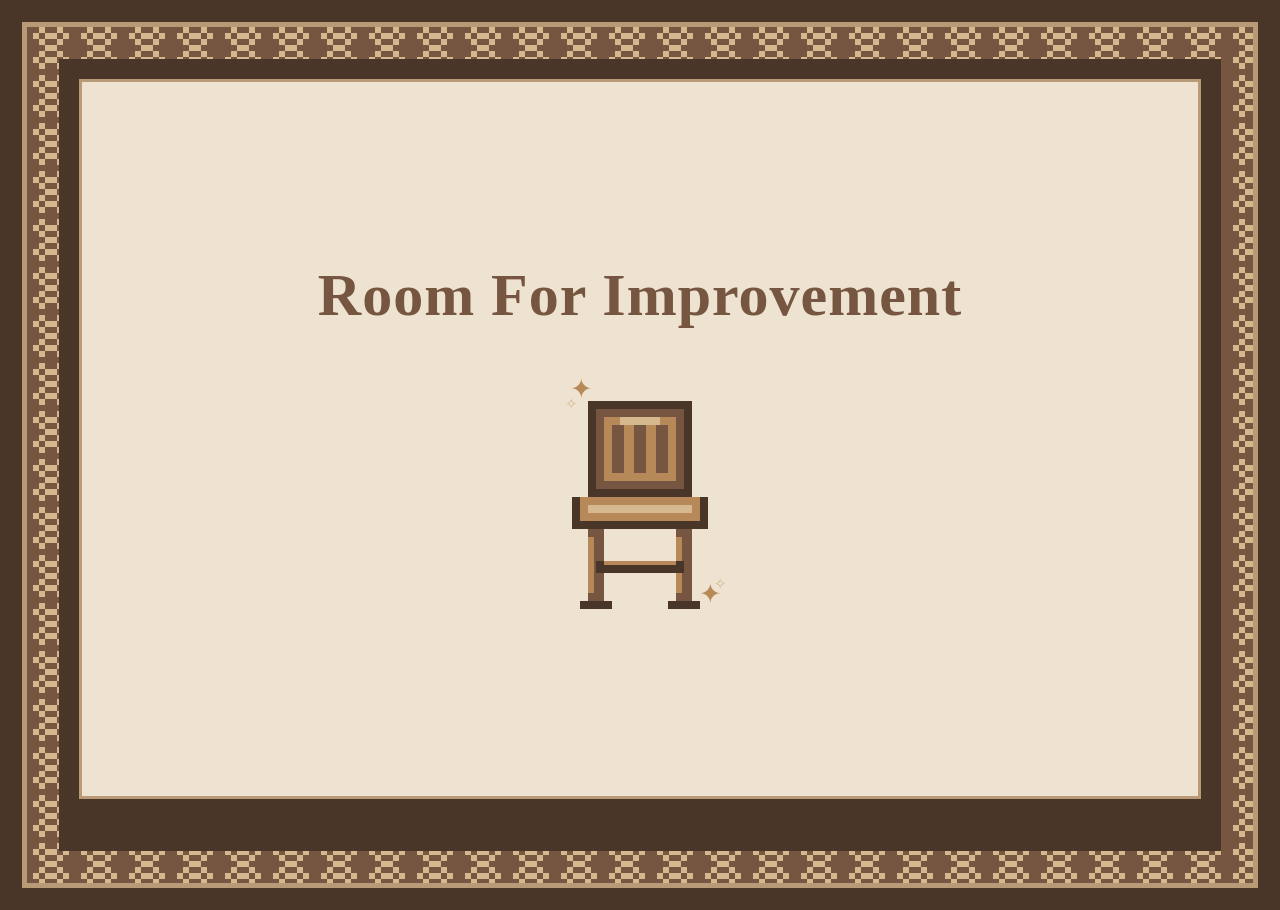
<file: index.html>
<!DOCTYPE html>
<html lang="en">
<head>
<meta charset="UTF-8">
<meta name="viewport" content="width=device-width, initial-scale=1.0">
<title>Fair Isle</title>

<style>
:root {
  --dark: #493629;
  --brown: #765640;
  --tan: #b89a77;
  --cream: #eee3d0;
  --stitch: #d5b88d;
}

* {
  box-sizing: border-box;
}

body {
  margin: 0;
  min-height: 100vh;
  background: var(--dark);
  display: flex;
  align-items: stretch;
  justify-content: center;
  padding: 22px;
}


.frame {
  width: 100%;
  min-height: calc(100vh - 44px);
  padding: 32px;
  background-color: #765640;
  border: 5px solid #b89a77;
  background-image: url("data:image/svg+xml,%3Csvg xmlns='http://www.w3.org/2000/svg' width='48' height='48' viewBox='0 0 48 48'%3E%3Cpath d='M12 0h6v6h-6zM30 0h6v6h-6zM6 6h6v6H6zM18 6h6v6h-6zM24 6h6v6h-6zM36 6h6v6h-6zM12 12h6v6h-6zM30 12h6v6h-6zM18 18h6v6h-6zM24 18h6v6h-6zM12 24h6v6h-6zM30 24h6v6h-6zM6 30h6v6H6zM18 30h6v6h-6zM24 30h6v6h-6zM36 30h6v6h-6zM12 36h6v6h-6zM30 36h6v6h-6z' fill='%23d5b88d'/%3E%3C/svg%3E");
  background-size: 48px 48px;
  image-rendering: pixelated;
}

.inner-frame {
  height: 100%;
  min-height: calc(100vh - 108px);
  padding: 20px;
  background: #493629;
}



.content {
  width: 100%;
  min-height: calc(100vh - 180px);
  background: #eee3d0;
  border: 3px solid #b89a77;
  display: flex;
  flex-direction: column;
  align-items: center;
  justify-content: center;
  gap: 48px;
  text-align: center;
  padding: 30px;
}

.content h1 {
  color: #765640;
  font-family: Georgia, serif;
  font-size: clamp(60px, 5vw, 56px);
  font-weight: bold;
  margin: 0;
  letter-spacing: 1px;
}


.chair-wrapper {
  position: relative;
  display: inline-block;
  margin-top: 10px;
}


.chair-wrapper {
  position: relative;
  display: inline-block;
  margin-top: 10px;
}

.sparkle {
  position: absolute;
  color: #b88958;
  pointer-events: none;
  animation: twinkle 1.8s ease-in-out infinite;
}

.sparkle.main {
  font-size: 27px;
}

.sparkle.small {
  font-size: 13px;
  color: #d5b88d;
  animation-duration: 2.4s;
}

.chair-wrapper {
  position: relative;
  display: inline-block;
  width: 200px;
  height: 230px;
}

.chair-wrapper svg {
  display: block;
}

@keyframes pixel-twinkle {
  0%, 100% {
    opacity: 0.3;
    transform: scale(0.8);
  }
  50% {
    opacity: 1;
    transform: scale(1.15);
  }
}

@keyframes twinkle {
  0%, 100% {
    opacity: 0.2;
    transform: scale(0.7) rotate(0deg);
  }
  50% {
    opacity: 1;
    transform: scale(1.2) rotate(45deg);
  }
}


.sparkle {
  position: absolute;
  pointer-events: none;
  color: #b88958;
  font-family: monospace;
  line-height: 1;
  animation: pixel-twinkle 1.8s steps(3, end) infinite;
}

.sparkle.main {
  font-size: 27px;
}

.sparkle.small {
  font-size: 15px;
  color: #d5b88d;
  animation-duration: 2.4s;
}

.sparkle.top-left {
  top: -10px;
  left: 30px;
}

.sparkle.tiny-one {
  top: 10px;
  left: 25px;
  animation-delay: 0.5s;
}

.sparkle.bottom-right {
  bottom: 8px;
  right: 18px;
}

.sparkle.tiny-two {
  bottom: 25px;
  right: 13px;
  animation-delay: 0.8s;
}



/* Responsive spacing */
@media (max-width: 600px) {
  body {
    padding: 10px;
  }

  .frame {
    padding: 9px;
  }

  .inner-frame {
    padding: 8px;
  }

  .content {
    min-height: calc(100vh - 70px);
  }
}


.content h1 a {
  color: #765640;
  text-decoration: none;
  font-weight: bold;
}

.content h1 a:hover {
  text-decoration: underline;
}



</style>
</head>

<body>
  <main class="frame">
    <div class="inner-frame">
      
	<section class="content">

  		<h1>
  			<a href="https://your-link-here">
    			Room For Improvement
  			</a>
		</h1>

		<div class="chair-wrapper">

  			<!-- Top-left pair -->
  			<span class="sparkle main top-left">✦</span>
  			<span class="sparkle small tiny-one">✧</span>

  			<!-- Bottom-right pair -->
  			<span class="sparkle main bottom-right">✦</span>
  			<span class="sparkle small tiny-two">✧</span>

  			<svg width="200" height="240" viewBox="0 0 200 230"
       				xmlns="http://www.w3.org/2000/svg"
				shape-rendering="crispEdges">

   			<!-- Chair back -->
   		 	<rect x="48" y="8" width="104" height="96"
          			fill="#493629"/>

    			<rect x="56" y="16" width="88" height="80"
          			fill="#765640"/>
			<rect x="64" y="24" width="72" height="64"
				fill="#b88958"/>

			<!-- Backrest wooden slats -->
  			<rect x="72" y="32" width="12" height="48" fill="#765640"/>
  			<rect x="94" y="32" width="12" height="48" fill="#765640"/>
  			<rect x="116" y="32" width="12" height="48" fill="#765640"/>

  			<!-- Top detail -->
  			<rect x="80" y="24" width="40" height="8" fill="#d5b88d"/>

  			<!-- Seat -->
  			<rect x="32" y="104" width="136" height="32" fill="#493629"/>
  			<rect x="40" y="104" width="120" height="24" fill="#b88958"/>
  			<rect x="48" y="112" width="104" height="8" fill="#d5b88d"/>

  			<!-- Legs -->
  			<rect x="48" y="136" width="16" height="72" fill="#765640"/>
  			<rect x="136" y="136" width="16" height="72" fill="#765640"/>
	
  			<!-- Leg highlights -->
 			<rect x="48" y="144" width="6" height="56" fill="#b88958"/>
  			<rect x="136" y="144" width="6" height="56" fill="#b88958"/>

  			<!-- Cross support -->
 			<rect x="56" y="168" width="88" height="12" fill="#493629"/>
  			<rect x="64" y="168" width="72" height="4" fill="#b88958"/>

  			<!-- Feet -->
  			<rect x="40" y="208" width="32" height="8" fill="#493629"/>
  			<rect x="128" y="208" width="32" height="8" fill="#493629"/>
    		

		</div>  
	</svg>

      </section>
    </div>
  </main>
</body>
</html>
</file>
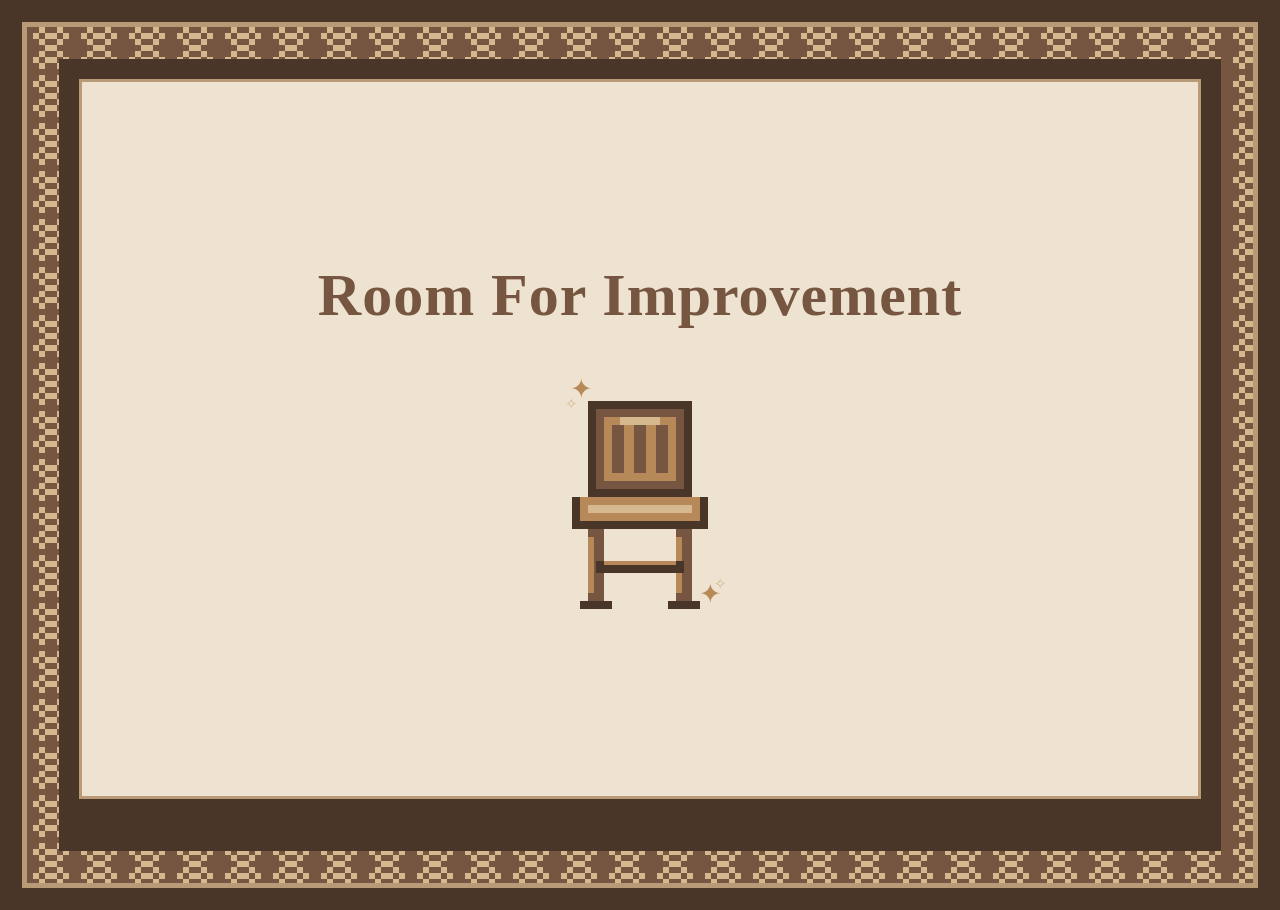
<file: Cover Final (sparkles).html>
<!DOCTYPE html>
<html lang="en">
<head>
<meta charset="UTF-8">
<meta name="viewport" content="width=device-width, initial-scale=1.0">
<title>Fair Isle</title>

<style>
:root {
  --dark: #493629;
  --brown: #765640;
  --tan: #b89a77;
  --cream: #eee3d0;
  --stitch: #d5b88d;
}

* {
  box-sizing: border-box;
}

body {
  margin: 0;
  min-height: 100vh;
  background: var(--dark);
  display: flex;
  align-items: stretch;
  justify-content: center;
  padding: 22px;
}


.frame {
  width: 100%;
  min-height: calc(100vh - 44px);
  padding: 32px;
  background-color: #765640;
  border: 5px solid #b89a77;
  background-image: url("data:image/svg+xml,%3Csvg xmlns='http://www.w3.org/2000/svg' width='48' height='48' viewBox='0 0 48 48'%3E%3Cpath d='M12 0h6v6h-6zM30 0h6v6h-6zM6 6h6v6H6zM18 6h6v6h-6zM24 6h6v6h-6zM36 6h6v6h-6zM12 12h6v6h-6zM30 12h6v6h-6zM18 18h6v6h-6zM24 18h6v6h-6zM12 24h6v6h-6zM30 24h6v6h-6zM6 30h6v6H6zM18 30h6v6h-6zM24 30h6v6h-6zM36 30h6v6h-6zM12 36h6v6h-6zM30 36h6v6h-6z' fill='%23d5b88d'/%3E%3C/svg%3E");
  background-size: 48px 48px;
  image-rendering: pixelated;
}

.inner-frame {
  height: 100%;
  min-height: calc(100vh - 108px);
  padding: 20px;
  background: #493629;
}



.content {
  width: 100%;
  min-height: calc(100vh - 180px);
  background: #eee3d0;
  border: 3px solid #b89a77;
  display: flex;
  flex-direction: column;
  align-items: center;
  justify-content: center;
  gap: 48px;
  text-align: center;
  padding: 30px;
}

.content h1 {
  color: #765640;
  font-family: Georgia, serif;
  font-size: clamp(60px, 5vw, 56px);
  font-weight: bold;
  margin: 0;
  letter-spacing: 1px;
}


.chair-wrapper {
  position: relative;
  display: inline-block;
  margin-top: 10px;
}


.chair-wrapper {
  position: relative;
  display: inline-block;
  margin-top: 10px;
}

.sparkle {
  position: absolute;
  color: #b88958;
  pointer-events: none;
  animation: twinkle 1.8s ease-in-out infinite;
}

.sparkle.main {
  font-size: 27px;
}

.sparkle.small {
  font-size: 13px;
  color: #d5b88d;
  animation-duration: 2.4s;
}

.chair-wrapper {
  position: relative;
  display: inline-block;
  width: 200px;
  height: 230px;
}

.chair-wrapper svg {
  display: block;
}

@keyframes pixel-twinkle {
  0%, 100% {
    opacity: 0.3;
    transform: scale(0.8);
  }
  50% {
    opacity: 1;
    transform: scale(1.15);
  }
}

@keyframes twinkle {
  0%, 100% {
    opacity: 0.2;
    transform: scale(0.7) rotate(0deg);
  }
  50% {
    opacity: 1;
    transform: scale(1.2) rotate(45deg);
  }
}


.sparkle {
  position: absolute;
  pointer-events: none;
  color: #b88958;
  font-family: monospace;
  line-height: 1;
  animation: pixel-twinkle 1.8s steps(3, end) infinite;
}

.sparkle.main {
  font-size: 27px;
}

.sparkle.small {
  font-size: 15px;
  color: #d5b88d;
  animation-duration: 2.4s;
}

.sparkle.top-left {
  top: -10px;
  left: 30px;
}

.sparkle.tiny-one {
  top: 10px;
  left: 25px;
  animation-delay: 0.5s;
}

.sparkle.bottom-right {
  bottom: 8px;
  right: 18px;
}

.sparkle.tiny-two {
  bottom: 25px;
  right: 13px;
  animation-delay: 0.8s;
}



/* Responsive spacing */
@media (max-width: 600px) {
  body {
    padding: 10px;
  }

  .frame {
    padding: 9px;
  }

  .inner-frame {
    padding: 8px;
  }

  .content {
    min-height: calc(100vh - 70px);
  }
}
</style>
</head>

<body>
  <main class="frame">
    <div class="inner-frame">
      
	<section class="content">

  		<h1>Room For Improvement</h1>

		<div class="chair-wrapper">

  			<!-- Top-left pair -->
  			<span class="sparkle main top-left">✦</span>
  			<span class="sparkle small tiny-one">✧</span>

  			<!-- Bottom-right pair -->
  			<span class="sparkle main bottom-right">✦</span>
  			<span class="sparkle small tiny-two">✧</span>

  			<svg width="200" height="240" viewBox="0 0 200 230"
       				xmlns="http://www.w3.org/2000/svg"
				shape-rendering="crispEdges">

   			<!-- Chair back -->
   		 	<rect x="48" y="8" width="104" height="96"
          			fill="#493629"/>

    			<rect x="56" y="16" width="88" height="80"
          			fill="#765640"/>
			<rect x="64" y="24" width="72" height="64"
				fill="#b88958"/>

			<!-- Backrest wooden slats -->
  			<rect x="72" y="32" width="12" height="48" fill="#765640"/>
  			<rect x="94" y="32" width="12" height="48" fill="#765640"/>
  			<rect x="116" y="32" width="12" height="48" fill="#765640"/>

  			<!-- Top detail -->
  			<rect x="80" y="24" width="40" height="8" fill="#d5b88d"/>

  			<!-- Seat -->
  			<rect x="32" y="104" width="136" height="32" fill="#493629"/>
  			<rect x="40" y="104" width="120" height="24" fill="#b88958"/>
  			<rect x="48" y="112" width="104" height="8" fill="#d5b88d"/>

  			<!-- Legs -->
  			<rect x="48" y="136" width="16" height="72" fill="#765640"/>
  			<rect x="136" y="136" width="16" height="72" fill="#765640"/>
	
  			<!-- Leg highlights -->
 			<rect x="48" y="144" width="6" height="56" fill="#b88958"/>
  			<rect x="136" y="144" width="6" height="56" fill="#b88958"/>

  			<!-- Cross support -->
 			<rect x="56" y="168" width="88" height="12" fill="#493629"/>
  			<rect x="64" y="168" width="72" height="4" fill="#b88958"/>

  			<!-- Feet -->
  			<rect x="40" y="208" width="32" height="8" fill="#493629"/>
  			<rect x="128" y="208" width="32" height="8" fill="#493629"/>
    		

		</div>  
	</svg>

      </section>
    </div>
  </main>
</body>
</html>
</file>
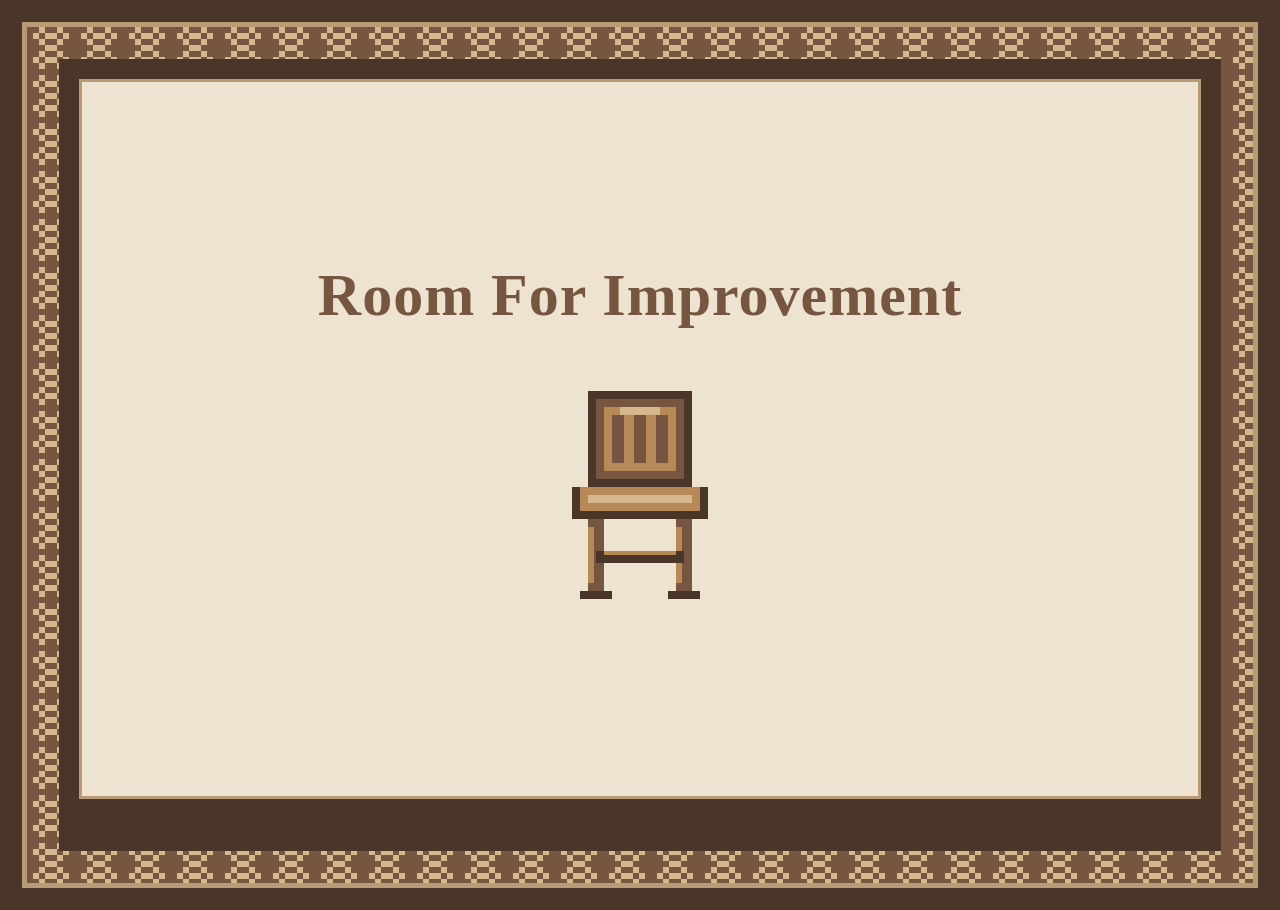
<file: Cover Final.html>
<!DOCTYPE html>
<html lang="en">
<head>
<meta charset="UTF-8">
<meta name="viewport" content="width=device-width, initial-scale=1.0">
<title>Fair Isle</title>

<style>
:root {
  --dark: #493629;
  --brown: #765640;
  --tan: #b89a77;
  --cream: #eee3d0;
  --stitch: #d5b88d;
}

* {
  box-sizing: border-box;
}

body {
  margin: 0;
  min-height: 100vh;
  background: var(--dark);
  display: flex;
  align-items: stretch;
  justify-content: center;
  padding: 22px;
}


.frame {
  width: 100%;
  min-height: calc(100vh - 44px);
  padding: 32px;
  background-color: #765640;
  border: 5px solid #b89a77;
  background-image: url("data:image/svg+xml,%3Csvg xmlns='http://www.w3.org/2000/svg' width='48' height='48' viewBox='0 0 48 48'%3E%3Cpath d='M12 0h6v6h-6zM30 0h6v6h-6zM6 6h6v6H6zM18 6h6v6h-6zM24 6h6v6h-6zM36 6h6v6h-6zM12 12h6v6h-6zM30 12h6v6h-6zM18 18h6v6h-6zM24 18h6v6h-6zM12 24h6v6h-6zM30 24h6v6h-6zM6 30h6v6H6zM18 30h6v6h-6zM24 30h6v6h-6zM36 30h6v6h-6zM12 36h6v6h-6zM30 36h6v6h-6z' fill='%23d5b88d'/%3E%3C/svg%3E");
  background-size: 48px 48px;
  image-rendering: pixelated;
}

.inner-frame {
  height: 100%;
  min-height: calc(100vh - 108px);
  padding: 20px;
  background: #493629;
}



.content {
  width: 100%;
  min-height: calc(100vh - 180px);
  background: #eee3d0;
  border: 3px solid #b89a77;
  display: flex;
  flex-direction: column;
  align-items: center;
  justify-content: center;
  gap: 48px;
  text-align: center;
  padding: 30px;
}

.content h1 {
  color: #765640;
  font-family: Georgia, serif;
  font-size: clamp(60px, 5vw, 56px);
  font-weight: bold;
  margin: 0;
  letter-spacing: 1px;
}




/* Responsive spacing */
@media (max-width: 600px) {
  body {
    padding: 10px;
  }

  .frame {
    padding: 9px;
  }

  .inner-frame {
    padding: 8px;
  }

  .content {
    min-height: calc(100vh - 70px);
  }
}
</style>
</head>

<body>
  <main class="frame">
    <div class="inner-frame">
      
	<section class="content">

  		<h1>Room For Improvement</h1>

  		<svg width="200" height="240" viewBox="0 0 200 230"
       			xmlns="http://www.w3.org/2000/svg"
			shape-rendering="crispEdges">

   		 <!-- Chair back -->
   		 <rect x="48" y="8" width="104" height="96"
          		fill="#493629"/>

    		<rect x="56" y="16" width="88" height="80"
          		fill="#765640"/>
		<rect x="64" y="24" width="72" height="64"
			fill="#b88958"/>

		<!-- Backrest wooden slats -->
  		<rect x="72" y="32" width="12" height="48" fill="#765640"/>
  		<rect x="94" y="32" width="12" height="48" fill="#765640"/>
  		<rect x="116" y="32" width="12" height="48" fill="#765640"/>

  		<!-- Top detail -->
  		<rect x="80" y="24" width="40" height="8" fill="#d5b88d"/>

  		<!-- Seat -->
  		<rect x="32" y="104" width="136" height="32" fill="#493629"/>
  		<rect x="40" y="104" width="120" height="24" fill="#b88958"/>
  		<rect x="48" y="112" width="104" height="8" fill="#d5b88d"/>

  		<!-- Legs -->
  		<rect x="48" y="136" width="16" height="72" fill="#765640"/>
  		<rect x="136" y="136" width="16" height="72" fill="#765640"/>
	
  		<!-- Leg highlights -->
 		<rect x="48" y="144" width="6" height="56" fill="#b88958"/>
  		<rect x="136" y="144" width="6" height="56" fill="#b88958"/>

  		<!-- Cross support -->
 		<rect x="56" y="168" width="88" height="12" fill="#493629"/>
  		<rect x="64" y="168" width="72" height="4" fill="#b88958"/>

  		<!-- Feet -->
  		<rect x="40" y="208" width="32" height="8" fill="#493629"/>
  		<rect x="128" y="208" width="32" height="8" fill="#493629"/>
    		
  	</svg>
      </section>
    </div>
  </main>
</body>
</html>
</file>
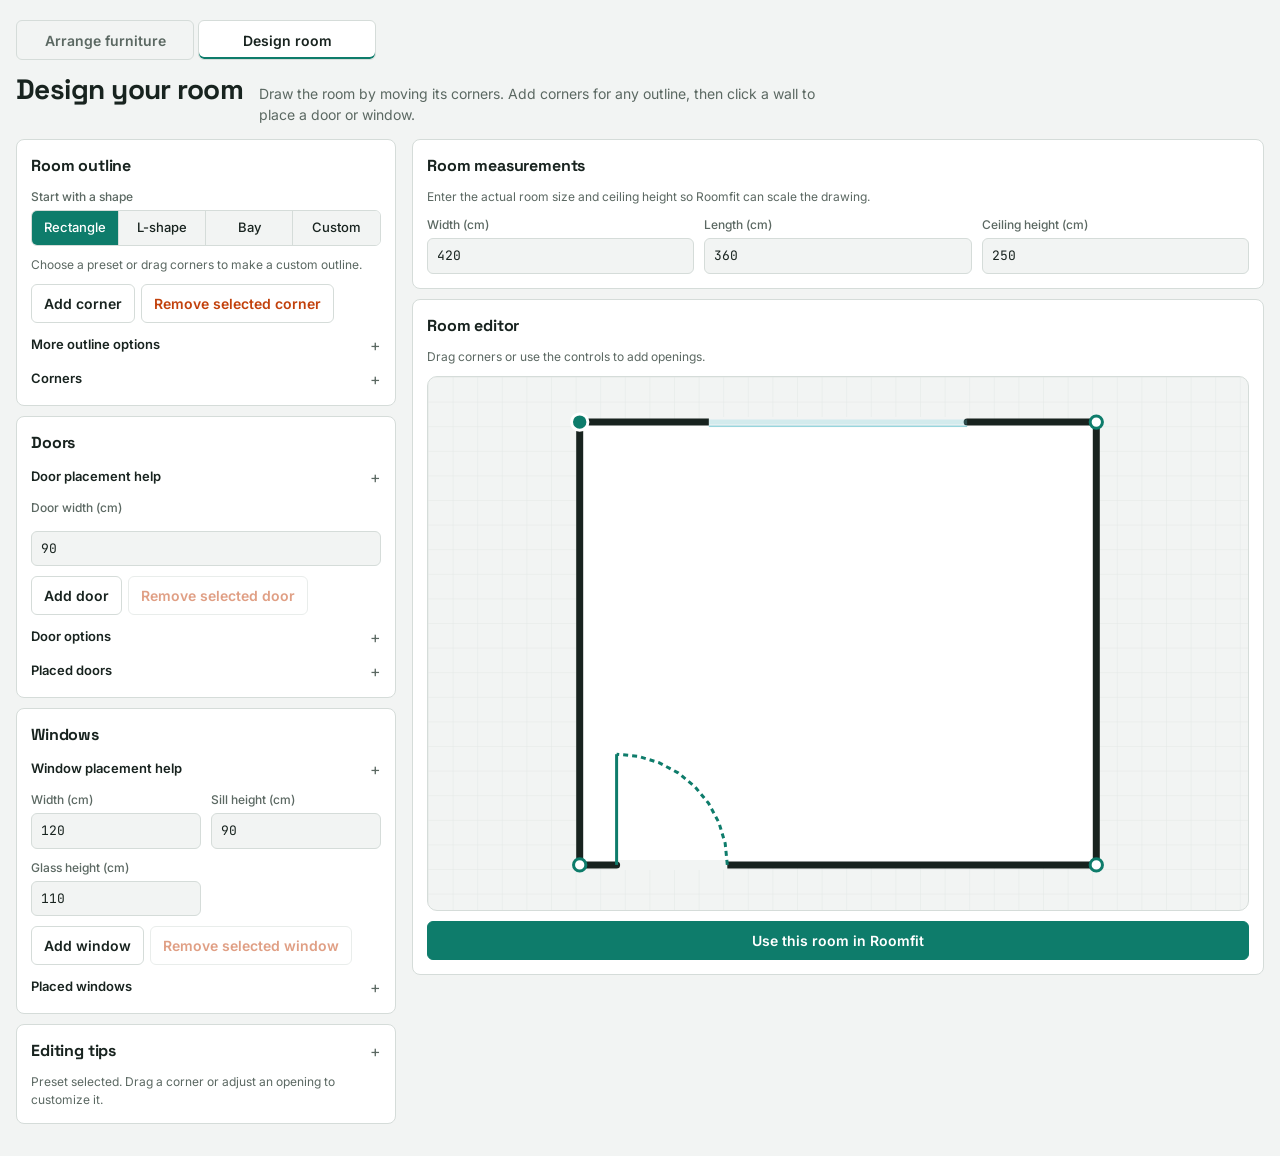
<file: floorplan.html>
<!doctype html>
<html lang="en">
<head>
  <meta charset="utf-8">
  <meta name="viewport" content="width=device-width, initial-scale=1">
  <title>Design a room · Roomfit</title>
  <link rel="preconnect" href="https://fonts.googleapis.com">
  <link rel="preconnect" href="https://fonts.gstatic.com" crossorigin>
  <link rel="stylesheet" href="https://fonts.googleapis.com/css2?family=Inter:wght@400;500;600&family=JetBrains+Mono:wght@400;500&family=Space+Grotesk:wght@500;600;700&display=swap">
  <link rel="stylesheet" href="style.css">
</head>
<body>
<div class="wrap">
  <nav class="page-tabs" aria-label="Roomfit pages">
    <a class="page-tab" id="backToRoom" href="Roomfit.html">Arrange furniture</a>
    <a class="page-tab" href="floorplan.html" aria-current="page">Design room</a>
  </nav>

  <header>
    <h1>Design your room</h1>
    <p>Draw the room by moving its corners. Add corners for any outline, then click a wall to place a door or window.</p>
  </header>

  <main class="app">
    <div class="rail">
      <section class="panel" aria-labelledby="h-room-outline">
        <h2 id="h-room-outline">Room outline</h2>
        <div>
          <span class="lbl">Start with a shape</span>
          <div class="seg" role="radiogroup" aria-label="Room shape">
            <input type="radio" name="roomShape" id="shapeRect" value="rect"><label for="shapeRect">Rectangle</label>
            <input type="radio" name="roomShape" id="shapeL" value="L"><label for="shapeL">L-shape</label>
            <input type="radio" name="roomShape" id="shapeBay" value="bay"><label for="shapeBay">Bay</label>
            <input type="radio" name="roomShape" id="shapeCustom" value="custom" checked><label for="shapeCustom">Custom</label>
          </div>
        </div>
        <p class="hint">Choose a preset or drag corners to make a custom outline.</p>
        <div class="btns">
          <button class="btn" id="addCorner" type="button">Add corner</button>
          <button class="btn danger" id="removeCorner" type="button">Remove selected corner</button>
        </div>
        <details class="disclosure">
          <summary>More outline options</summary>
          <button class="btn" id="resetShape" type="button">Reset room design</button>
        </details>
        <details class="disclosure editor-list-disclosure">
          <summary>Corners</summary>
          <div id="cornerList" class="editor-list" aria-label="Room corners"></div>
        </details>
      </section>

      <section class="panel" aria-labelledby="h-room-doors">
        <h2 id="h-room-doors">Doors</h2>
        <details class="disclosure">
          <summary>Door placement help</summary>
          <p class="hint">Choose <strong>Add door</strong>, then click a wall. Select a door to change its width, hinge, or swing.</p>
        </details>
        <label for="doorWidth">Door width (cm)</label>
        <input type="number" id="doorWidth" min="60" max="140" step="5" value="90">
        <div class="btns">
          <button class="btn" id="addDoor" type="button">Add door</button>
          <button class="btn danger" id="removeDoor" type="button" disabled>Remove selected door</button>
        </div>
        <details class="disclosure">
          <summary>Door options</summary>
          <div class="btns">
            <button class="btn" id="flipHinge" type="button" disabled>Flip hinge side</button>
            <button class="btn" id="flipSwing" type="button" disabled>Flip swing direction</button>
          </div>
        </details>
        <details class="disclosure editor-list-disclosure">
          <summary>Placed doors</summary>
          <div id="doorList" class="editor-list" aria-label="Room doors"></div>
        </details>
      </section>

      <section class="panel" aria-labelledby="h-room-windows">
        <h2 id="h-room-windows">Windows</h2>
        <details class="disclosure">
          <summary>Window placement help</summary>
          <p class="hint">Set the size and sill height, choose <strong>Add window</strong>, then click a wall.</p>
        </details>
        <div class="row two">
          <div><label for="windowWidth">Width (cm)</label><input type="number" id="windowWidth" min="60" max="240" step="10" value="120"></div>
          <div><label for="windowSill">Sill height (cm)</label><input type="number" id="windowSill" min="0" max="250" step="5" value="90"></div>
          <div><label for="windowHeight">Glass height (cm)</label><input type="number" id="windowHeight" min="40" max="240" step="5" value="110"></div>
        </div>
        <div class="btns">
          <button class="btn" id="addWindow" type="button">Add window</button>
          <button class="btn danger" id="removeWindow" type="button" disabled>Remove selected window</button>
        </div>
        <details class="disclosure editor-list-disclosure">
          <summary>Placed windows</summary>
          <div id="windowList" class="editor-list" aria-label="Room windows"></div>
        </details>
      </section>

      <section class="panel" aria-labelledby="h-editor-help">
        <details class="disclosure">
          <summary><h2 id="h-editor-help">Editing tips</h2></summary>
          <p class="hint">Corners are joined in order. Keep the outline closed and non-crossing. Doors and windows stay attached to their wall when you reshape the room.</p>
        </details>
        <p class="hint" id="editorStatus" role="status" aria-live="polite">Drag a corner, add a corner, or add a door to begin.</p>
      </section>
    </div>

    <div class="stage-col">
      <section class="panel" aria-labelledby="h-room-measurements">
        <h2 id="h-room-measurements">Room measurements</h2>
        <p class="hint">Enter the actual room size and ceiling height so Roomfit can scale the drawing.</p>
        <div class="row">
          <div><label for="roomWidth">Width (cm)</label><input type="number" id="roomWidth" min="200" max="1200" step="10" value="420"></div>
          <div><label for="roomLength">Length (cm)</label><input type="number" id="roomLength" min="200" max="1200" step="10" value="360"></div>
          <div><label for="roomHeight">Ceiling height (cm)</label><input type="number" id="roomHeight" min="200" max="400" step="5" value="250"></div>
        </div>
      </section>

      <section class="panel" aria-labelledby="h-room-editor">
        <h2 id="h-room-editor">Room editor</h2>
        <p class="hint">Drag corners or use the controls to add openings.</p>
        <div class="canvas-box floorplan-editor">
          <svg id="roomEditor" viewBox="0 0 800 520" role="application" aria-label="Interactive room outline editor">
            <defs>
              <pattern id="editorGrid" width="24" height="24" patternUnits="userSpaceOnUse">
                <path d="M 24 0 L 0 0 0 24" fill="none" class="editor-grid-line"></path>
              </pattern>
            </defs>
            <rect x="0" y="0" width="800" height="520" class="editor-grid"></rect>
            <g id="roomDrawing"></g>
          </svg>
        </div>
        <button class="btn primary" id="applyRoom" type="button">Use this room in Roomfit</button>
      </section>
    </div>
  </main>
</div>
<script src="room-config-storage.js"></script>
<script src="floorplan.js"></script>
</body>
</html>
</file>
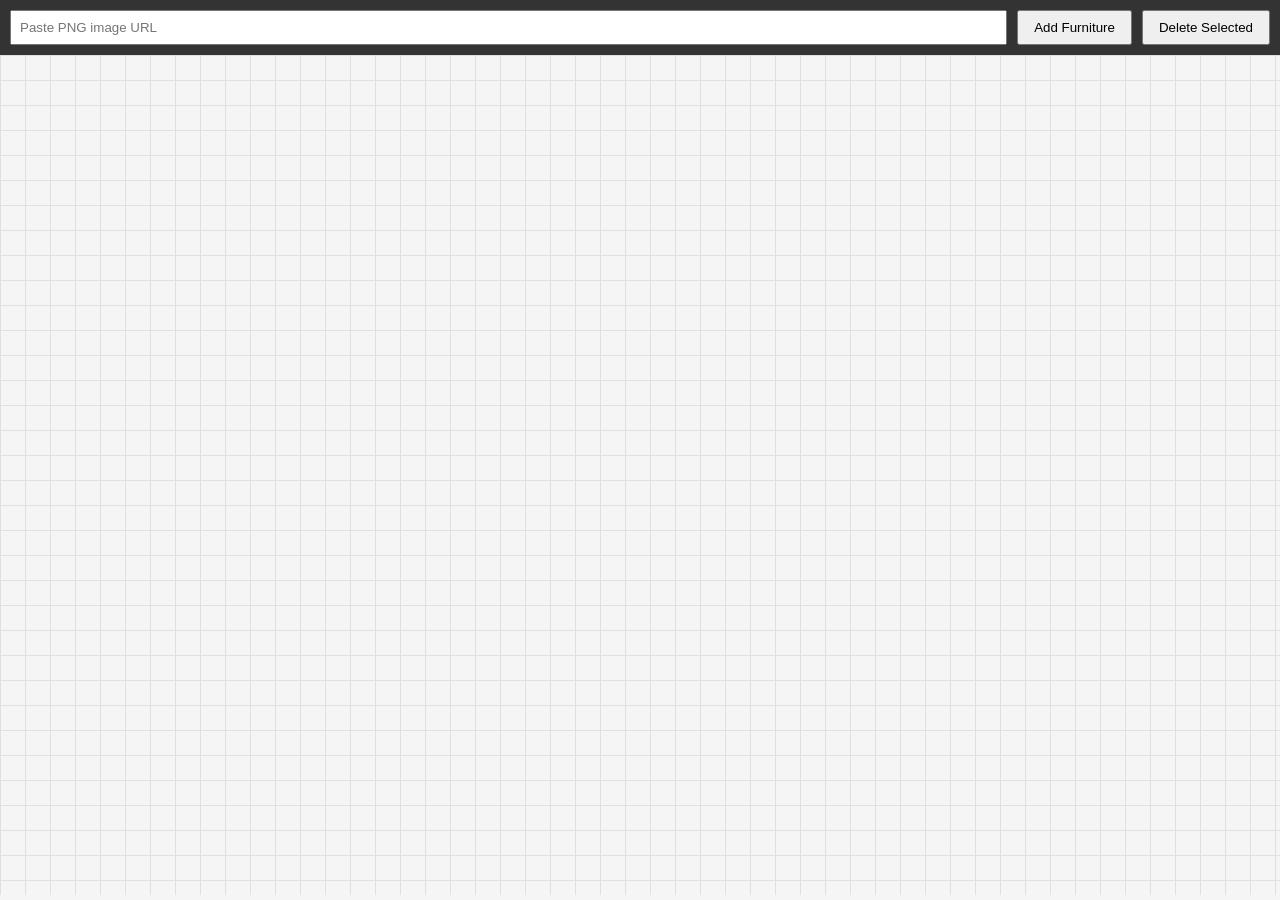
<file: Hackathon.html>
<!DOCTYPE html>
<html lang="en">
<head>
<meta charset="UTF-8">
<meta name="viewport" content="width=device-width, initial-scale=1.0">
<title>Furniture Room Planner</title>

<style>
body {
    font-family: Arial, sans-serif;
    margin: 0;
    background: #f5f5f5;
}

.toolbar {
    background: #333;
    padding: 10px;
    display: flex;
    gap: 10px;
}

.toolbar input {
    flex: 1;
    padding: 8px;
}

.toolbar button {
    padding: 8px 15px;
    cursor: pointer;
}

#canvas {
    width: 100%;
    height: calc(100vh - 60px);
    position: relative;
    overflow: hidden;
    background:
      linear-gradient(#e0e0e0 1px, transparent 1px),
      linear-gradient(90deg, #e0e0e0 1px, transparent 1px);
    background-size: 25px 25px;
}

.furniture {
    position: absolute;
    width: 150px;
    cursor: move;
    user-select: none;
    border: 2px solid transparent;
}

.furniture.selected {
    border: 2px solid #0078d7;
}

.resize-handle {
    width: 12px;
    height: 12px;
    background: #0078d7;
    position: absolute;
    right: -6px;
    bottom: -6px;
    cursor: nwse-resize;
}
</style>
</head>
<body>

<div class="toolbar">
    <input
        type="text"
        id="imageUrl"
        placeholder="Paste PNG image URL">
    <button onclick="addFurniture()">Add Furniture</button>
    <button onclick="deleteSelected()">Delete Selected</button>
</div>

<div id="canvas"></div>

<script>
const canvas = document.getElementById("canvas");
let selectedItem = null;

function addFurniture() {
    const url = document.getElementById("imageUrl").value;

    if (!url) {
        alert("Enter PNG URL");
        return;
    }

    const wrapper = document.createElement("div");
    wrapper.className = "furniture";
    wrapper.style.left = "100px";
    wrapper.style.top = "100px";

    const img = document.createElement("img");
    img.src = url;
    img.style.width = "100%";
    img.draggable = false;

    const resizeHandle = document.createElement("div");
    resizeHandle.className = "resize-handle";

    wrapper.appendChild(img);
    wrapper.appendChild(resizeHandle);
    canvas.appendChild(wrapper);

    enableDragging(wrapper);
    enableResizing(wrapper, resizeHandle);

    wrapper.addEventListener("click", (e) => {
        e.stopPropagation();

        document.querySelectorAll(".furniture")
            .forEach(el => el.classList.remove("selected"));

        wrapper.classList.add("selected");
        selectedItem = wrapper;
    });
}

canvas.addEventListener("click", () => {
    document.querySelectorAll(".furniture")
        .forEach(el => el.classList.remove("selected"));
    selectedItem = null;
});

function deleteSelected() {
    if (selectedItem) {
        selectedItem.remove();
        selectedItem = null;
    }
}

function enableDragging(element) {
    let dragging = false;
    let offsetX, offsetY;

    element.addEventListener("mousedown", (e) => {
        if (e.target.classList.contains("resize-handle")) return;

        dragging = true;
        offsetX = e.clientX - element.offsetLeft;
        offsetY = e.clientY - element.offsetTop;
    });

    document.addEventListener("mousemove", (e) => {
        if (!dragging) return;

        element.style.left =
            e.clientX - offsetX + "px";

        element.style.top =
            e.clientY - offsetY + "px";
    });

    document.addEventListener("mouseup", () => {
        dragging = false;
    });
}

function enableResizing(element, handle) {
    let resizing = false;
    let startWidth;
    let startX;

    handle.addEventListener("mousedown", (e) => {
        e.stopPropagation();
        resizing = true;
        startWidth = element.offsetWidth;
        startX = e.clientX;
    });

    document.addEventListener("mousemove", (e) => {
        if (!resizing) return;

        const newWidth =
            startWidth + (e.clientX - startX);

        if (newWidth > 50) {
            element.style.width =
                newWidth + "px";
        }
    });

    document.addEventListener("mouseup", () => {
        resizing = false;
    });
}
</script>

</body>
</html>
</file>
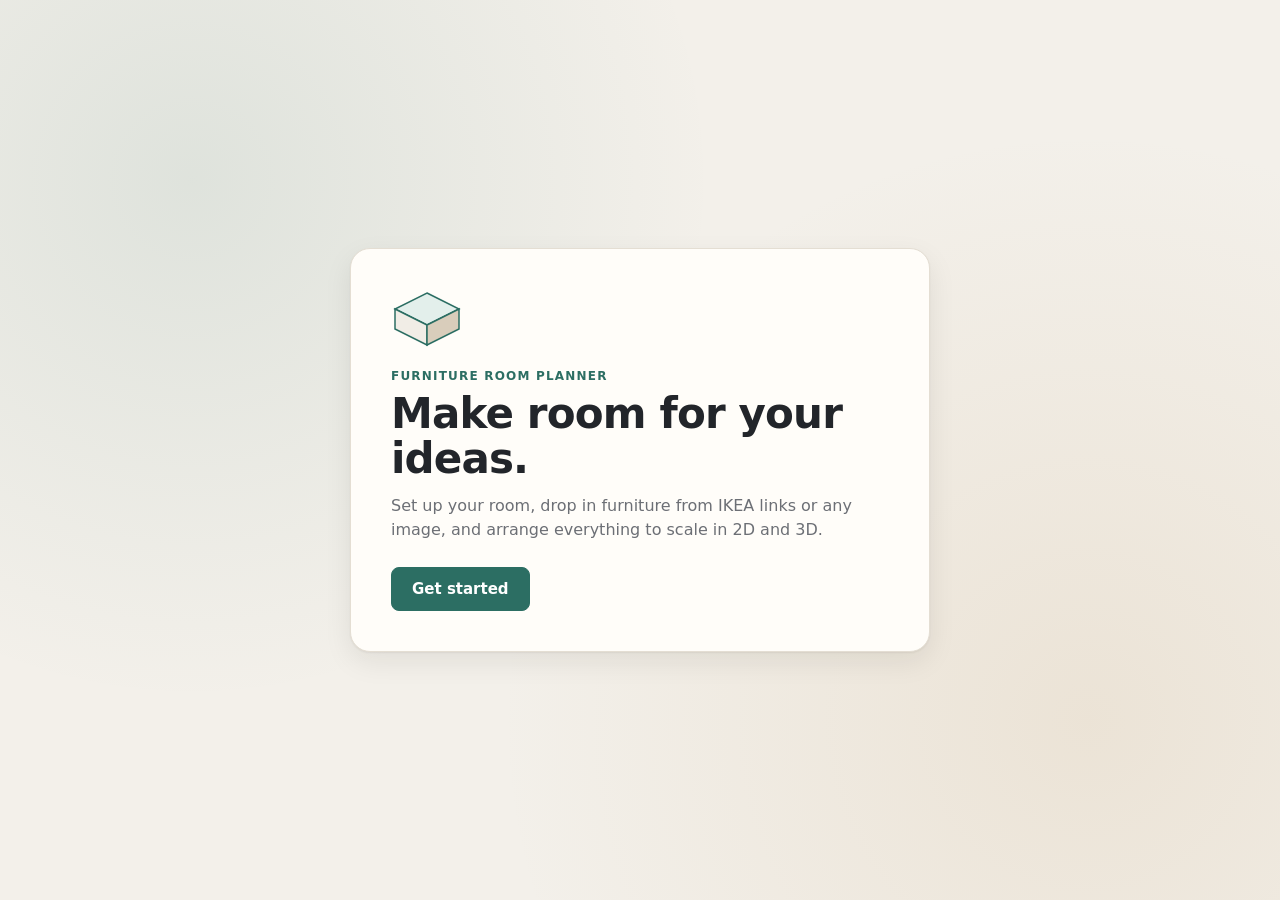
<file: RFI-run-13abb728acb548e99edaeb4bb4a8a106.html>
<!DOCTYPE html>
<html lang="en">
<head>
<meta charset="UTF-8">
<meta name="viewport" content="width=device-width, initial-scale=1.0">
<title>Furniture Room Planner</title>
<style>
:root {
    --bg: #f3f0ea;
    --panel: #fffdf9;
    --ink: #22252a;
    --muted: #6c6f75;
    --line: #e4ded3;
    --accent: #2c6e63;
    --accent-dark: #235a51;
    --accent-soft: #e3efeb;
    --danger: #c2410c;
    --danger-soft: #fdeee6;
    --shadow: 0 1px 2px rgba(30, 25, 15, 0.06), 0 10px 28px rgba(30, 25, 15, 0.08);
    font-family: ui-sans-serif, system-ui, -apple-system, "Segoe UI", Roboto, "Helvetica Neue", Arial, sans-serif;
    color: var(--ink);
}
* { box-sizing: border-box; }
body { margin: 0; background: var(--bg); }
[hidden] { display: none !important; }
button, input { font: inherit; color: inherit; }
:focus-visible { outline: 2px solid var(--accent); outline-offset: 2px; }

/* ---------- Buttons & inputs ---------- */
.btn {
    display: inline-flex; align-items: center; justify-content: center; gap: 6px;
    padding: 8px 12px; border: 1px solid var(--line); border-radius: 8px;
    background: #fff; cursor: pointer; font-size: 14px; line-height: 1.2;
    transition: background .15s, border-color .15s, color .15s;
    white-space: nowrap;
}
.btn:hover { background: #f7f4ee; border-color: #d6cfc2; }
.btn:disabled { opacity: .45; cursor: not-allowed; }
.btn.primary { background: var(--accent); border-color: var(--accent); color: #fff; font-weight: 600; }
.btn.primary:hover { background: var(--accent-dark); }
.btn.primary:disabled { cursor: wait; }
.btn.danger { color: var(--danger); }
.btn.danger:hover { background: var(--danger-soft); border-color: #f3c7b0; }
.btn.small { padding: 5px 8px; font-size: 12px; }
.btn[aria-pressed="true"] { background: var(--accent-soft); border-color: #b9d6cf; color: var(--accent); }
.btn.lg { padding: 12px 20px; font-size: 15px; }

input[type="text"], input[type="number"], input[type="url"] {
    width: 100%; padding: 8px 10px; border: 1px solid var(--line); border-radius: 8px;
    background: #fff; font-size: 14px; transition: border-color .15s, box-shadow .15s;
}
input[type="text"]:focus, input[type="number"]:focus, input[type="url"]:focus {
    border-color: var(--accent); outline: none; box-shadow: 0 0 0 3px var(--accent-soft);
}
input[type="checkbox"] { accent-color: var(--accent); width: 16px; height: 16px; }

/* ---------- Welcome & setup ---------- */
.screen {
    min-height: 100vh; display: grid; place-items: center; padding: 24px;
    background:
        radial-gradient(circle at 15% 20%, rgba(44, 110, 99, 0.10), transparent 40%),
        radial-gradient(circle at 85% 80%, rgba(196, 160, 110, 0.16), transparent 45%),
        var(--bg);
}
.card {
    width: min(580px, 100%); padding: 40px; background: var(--panel);
    border: 1px solid var(--line); border-radius: 20px; box-shadow: var(--shadow);
}
.card-art { display: block; margin-bottom: 20px; }
.eyebrow { color: var(--accent); font-size: 12px; font-weight: 700; letter-spacing: .1em; text-transform: uppercase; margin: 0; }
.card h1 { font-size: clamp(30px, 5vw, 42px); line-height: 1.08; letter-spacing: -.02em; margin: 8px 0 12px; }
.lead { color: var(--muted); line-height: 1.55; margin: 0 0 24px; }
.card-actions { display: flex; flex-wrap: wrap; gap: 10px; align-items: center; }
.resume-note { font-size: 13px; color: var(--muted); width: 100%; margin-top: 4px; }
.presets { display: flex; flex-wrap: wrap; gap: 8px; margin: 0 0 18px; }
.chip {
    padding: 6px 12px; border-radius: 999px; border: 1px solid var(--line);
    background: #fff; font-size: 13px; cursor: pointer;
}
.chip:hover { border-color: var(--accent); color: var(--accent); }
.room-fields { display: grid; grid-template-columns: repeat(3, 1fr); gap: 12px; margin-bottom: 8px; }
.room-fields label { display: flex; flex-direction: column; gap: 6px; font-size: 13px; font-weight: 600; }
.field-hint { font-size: 12px; color: var(--muted); font-weight: 400; }
.form-error { color: var(--danger); min-height: 1.3em; font-size: 14px; margin: 6px 0 12px; }

/* ---------- Planner shell ---------- */
#planner { height: 100vh; display: grid; grid-template-rows: auto 1fr; }
.topbar {
    display: flex; align-items: center; flex-wrap: wrap; gap: 10px;
    padding: 10px 16px; background: var(--panel); border-bottom: 1px solid var(--line);
    position: relative; z-index: 10;
}
.brand { display: flex; align-items: center; gap: 8px; font-weight: 700; letter-spacing: -.01em; margin-right: 6px; }
.room-inputs {
    display: flex; align-items: center; gap: 2px; padding: 3px 6px;
    border: 1px solid var(--line); border-radius: 10px; background: #fff;
}
.room-inputs label { display: flex; align-items: center; gap: 2px; font-size: 12px; color: var(--muted); padding-left: 6px; }
.room-inputs input[type="number"] { width: 52px; padding: 5px 4px; border: 0; background: transparent; font-weight: 600; color: var(--ink); }
.room-inputs input[type="number"]:focus { box-shadow: none; background: var(--accent-soft); border-radius: 6px; }
.room-inputs .sep { color: #c6bfb2; }
.area-readout { font-size: 12px; color: var(--muted); }
.segmented { display: inline-flex; padding: 3px; background: #efebe3; border-radius: 9px; }
.segmented button {
    border: 0; background: transparent; padding: 6px 14px; border-radius: 7px;
    cursor: pointer; font-size: 14px; color: var(--muted);
}
.segmented button[aria-pressed="true"] { background: #fff; color: var(--ink); font-weight: 600; box-shadow: 0 1px 2px rgba(0,0,0,.08); }
.spacer { flex: 1; }
.menu { position: relative; }
.menu summary { list-style: none; }
.menu summary::-webkit-details-marker { display: none; }
.menu-list {
    position: absolute; right: 0; top: calc(100% + 6px); min-width: 210px; padding: 6px;
    background: #fff; border: 1px solid var(--line); border-radius: 10px; box-shadow: var(--shadow);
    display: flex; flex-direction: column; z-index: 30;
}
.menu-list button { text-align: left; border: 0; background: none; padding: 9px 10px; border-radius: 6px; cursor: pointer; font-size: 14px; }
.menu-list button:hover { background: #f3efe8; }
.menu-list hr { border: 0; border-top: 1px solid var(--line); margin: 4px 0; }
.menu-list .danger { color: var(--danger); }

.layout { display: grid; grid-template-columns: 290px minmax(0, 1fr) 290px; min-height: 0; }
.panel { background: var(--panel); overflow: auto; padding: 18px 16px; display: flex; flex-direction: column; gap: 22px; }
.panel.left { border-right: 1px solid var(--line); }
.panel.right { border-left: 1px solid var(--line); }
.section-title {
    display: flex; align-items: center; justify-content: space-between;
    font-size: 11px; font-weight: 700; letter-spacing: .08em; text-transform: uppercase;
    color: var(--muted); margin: 0 0 10px;
}
.count { background: #efebe3; color: var(--ink); border-radius: 999px; padding: 1px 8px; font-size: 11px; letter-spacing: 0; }

/* Add furniture */
.url-row { display: flex; gap: 6px; }
.url-row input { min-width: 0; }
.or { text-align: center; font-size: 12px; color: var(--muted); margin: 10px 0; }
.dropzone {
    display: block; border: 1.5px dashed #cfc7b8; border-radius: 10px; padding: 16px 12px;
    text-align: center; font-size: 13px; color: var(--muted); cursor: pointer; background: #fcfaf6;
    transition: background .15s, border-color .15s, color .15s;
}
.dropzone strong { color: var(--ink); display: block; margin-bottom: 2px; }
.dropzone:hover, .dropzone.over { border-color: var(--accent); background: var(--accent-soft); color: var(--accent); }
.check { display: flex; align-items: center; gap: 8px; font-size: 13px; cursor: pointer; margin-top: 12px; }

/* Item list */
.item-list { list-style: none; margin: 0; padding: 0; display: flex; flex-direction: column; gap: 2px; }
.item-row {
    display: flex; align-items: center; gap: 10px; padding: 6px; border-radius: 9px;
    cursor: pointer; border: 1px solid transparent;
}
.item-row:hover { background: #f5f1ea; }
.item-row.selected { background: var(--accent-soft); border-color: #b9d6cf; }
.thumb {
    width: 42px; height: 42px; flex: none; border-radius: 7px; object-fit: contain; padding: 3px;
    background: #f1ede6 repeating-conic-gradient(#ebe6dd 0 25%, #f5f2ec 0 50%) 0 0 / 10px 10px;
}
.item-meta { flex: 1; min-width: 0; }
.item-name { font-size: 14px; font-weight: 600; white-space: nowrap; overflow: hidden; text-overflow: ellipsis; }
.item-dims { font-size: 12px; color: var(--muted); display: flex; gap: 6px; align-items: center; }
.badge { font-size: 10px; font-weight: 600; color: var(--danger); background: var(--danger-soft); border-radius: 999px; padding: 1px 6px; }
.row-delete {
    opacity: 0; border: 0; background: none; cursor: pointer; color: var(--muted);
    font-size: 18px; line-height: 1; padding: 4px 7px; border-radius: 6px;
}
.item-row:hover .row-delete, .row-delete:focus-visible { opacity: 1; }
.row-delete:hover { color: var(--danger); background: var(--danger-soft); }
.empty-note { font-size: 13px; color: var(--muted); line-height: 1.5; margin: 0; }

.shortcuts summary { cursor: pointer; list-style: none; }
.shortcuts summary::-webkit-details-marker { display: none; }
.shortcuts summary::after { content: "▾"; font-size: 12px; }
.shortcuts:not([open]) summary::after { content: "▸"; }
.kbd-list { display: grid; grid-template-columns: auto 1fr; gap: 7px 10px; align-items: center; font-size: 12px; color: var(--muted); }
kbd {
    font: 11px ui-monospace, SFMono-Regular, Menlo, monospace; background: #fff;
    border: 1px solid var(--line); border-bottom-width: 2px; border-radius: 4px; padding: 1px 5px; color: var(--ink);
}

/* Inspector */
.field { display: flex; flex-direction: column; gap: 5px; font-size: 12px; color: var(--muted); }
.grid3 { display: grid; grid-template-columns: repeat(3, 1fr); gap: 8px; }
.grid3 input { padding: 7px 6px; }
.align-row { display: grid; grid-template-columns: repeat(3, 1fr); gap: 6px; margin-top: 10px; }
.action-row { display: grid; grid-template-columns: repeat(3, 1fr); gap: 6px; }
.warning { font-size: 13px; line-height: 1.4; color: #9a3412; background: var(--danger-soft); border-radius: 8px; padding: 9px 11px; }
.inspector-head { display: flex; align-items: center; gap: 10px; }
.inspector-head .thumb { width: 52px; height: 52px; }

/* Workspace */
#workspace {
    position: relative; min-width: 0; min-height: 0; overflow: hidden; padding: 32px;
    display: flex; align-items: center; justify-content: center;
}
#workspace.drop-target::after {
    content: "Drop to add furniture"; position: absolute; inset: 12px; display: grid; place-items: center;
    border: 2px dashed var(--accent); border-radius: 16px; background: rgba(227, 239, 235, 0.85);
    color: var(--accent); font-weight: 600; pointer-events: none; z-index: 5;
}
#canvas {
    position: relative; flex: none; box-sizing: content-box;
    background-color: #fff;
    background-image:
        linear-gradient(to top, rgba(120, 110, 95, .28) 1px, transparent 1px),
        linear-gradient(to right, rgba(120, 110, 95, .28) 1px, transparent 1px),
        linear-gradient(to top, rgba(120, 110, 95, .10) 1px, transparent 1px),
        linear-gradient(to right, rgba(120, 110, 95, .10) 1px, transparent 1px);
    background-size: var(--major) var(--major), var(--major) var(--major), var(--minor) var(--minor), var(--minor) var(--minor);
    background-position: left bottom;
    border: 2px solid #b8b0a3; border-bottom: 5px solid #8c8477; border-radius: 2px;
    box-shadow: var(--shadow); touch-action: none;
}
.item { position: absolute; cursor: grab; user-select: none; touch-action: none; }
.item:active { cursor: grabbing; }
.item img { display: block; width: 100%; height: 100%; pointer-events: none; }
.item:hover { outline: 1px dashed rgba(44, 110, 99, .6); }
.item.selected { outline: 2px solid var(--accent); outline-offset: 1px; }
.item.overlap:not(.selected) { outline: 1.5px dashed var(--danger); }
.item.selected.overlap { outline-color: var(--danger); }
.handle {
    position: absolute; right: -8px; top: -8px; width: 16px; height: 16px; border-radius: 50%;
    background: #fff; border: 2px solid var(--accent); cursor: nesw-resize; display: none;
    box-shadow: 0 1px 3px rgba(0,0,0,.2);
}
.item.selected .handle { display: block; }
.dim-label {
    position: absolute; left: 50%; bottom: calc(100% + 10px); transform: translateX(-50%);
    background: var(--ink); color: #fff; font-size: 11px; padding: 3px 7px; border-radius: 5px;
    white-space: nowrap; pointer-events: none; display: none;
}
.item.selected .dim-label { display: block; }
#room3d { flex: none; display: block; touch-action: none; user-select: none; }
.view-hint {
    position: absolute; left: 16px; bottom: 14px; font-size: 12px; color: var(--muted);
    background: rgba(255, 253, 249, .92); border: 1px solid var(--line); padding: 6px 11px; border-radius: 999px;
    pointer-events: none;
}
.empty-state { position: absolute; inset: 0; display: grid; place-items: center; pointer-events: none; }
.empty-state div {
    background: rgba(255, 253, 249, .94); border: 1px solid var(--line); border-radius: 14px;
    padding: 18px 22px; text-align: center; color: var(--muted); max-width: 320px; line-height: 1.5;
    box-shadow: var(--shadow); font-size: 14px;
}
.empty-state strong { color: var(--ink); display: block; font-size: 15px; margin-bottom: 4px; }

#toast {
    position: fixed; left: 50%; bottom: 24px; transform: translate(-50%, 16px); opacity: 0;
    background: var(--ink); color: #fff; padding: 10px 16px; border-radius: 10px; font-size: 14px;
    box-shadow: var(--shadow); transition: opacity .2s, transform .2s; pointer-events: none;
    max-width: min(580px, 90vw); z-index: 50; line-height: 1.4;
}
#toast.show { opacity: 1; transform: translate(-50%, 0); }
#toast[data-tone="error"] { background: #9a3412; }
.spinner {
    width: 14px; height: 14px; border: 2px solid rgba(255,255,255,.45); border-top-color: #fff;
    border-radius: 50%; animation: spin .8s linear infinite;
}
@keyframes spin { to { transform: rotate(360deg); } }

@media (max-width: 1100px) {
    .layout { grid-template-columns: 260px minmax(0, 1fr); grid-template-rows: minmax(0, 1fr) auto; }
    .panel.right { grid-column: 1 / -1; border-left: 0; border-top: 1px solid var(--line); max-height: 42vh; }
}
@media (max-width: 720px) {
    #planner { height: auto; min-height: 100vh; }
    .layout { grid-template-columns: 1fr; grid-template-rows: auto 60vh auto; }
    .panel.left { border-right: 0; border-bottom: 1px solid var(--line); }
    .card { padding: 28px 22px; }
    .room-fields { grid-template-columns: 1fr; }
}
</style>
</head>
<body>

<!-- Welcome -->
<section id="welcomeScreen" class="screen">
    <div class="card">
        <svg class="card-art" width="72" height="60" viewBox="0 0 72 60" aria-hidden="true">
            <polygon points="36,4 68,20 36,36 4,20" fill="#e3efeb" stroke="#2c6e63" stroke-width="1.5"/>
            <polygon points="4,20 36,36 36,56 4,40" fill="#f1ede6" stroke="#2c6e63" stroke-width="1.5"/>
            <polygon points="68,20 36,36 36,56 68,40" fill="#d9cdbb" stroke="#2c6e63" stroke-width="1.5"/>
        </svg>
        <p class="eyebrow">Furniture Room Planner</p>
        <h1>Make room for your ideas.</h1>
        <p class="lead">Set up your room, drop in furniture from IKEA links or any image, and arrange everything to scale in 2D and 3D.</p>
        <div class="card-actions">
            <button id="resumeButton" class="btn primary lg" type="button" hidden>Continue where you left off</button>
            <button id="getStartedButton" class="btn primary lg" type="button">Get started</button>
            <p id="resumeNote" class="resume-note" hidden></p>
        </div>
    </div>
</section>

<!-- Room setup -->
<section id="setupScreen" class="screen" hidden>
    <div class="card">
        <p class="eyebrow">Room setup</p>
        <h1>How big is your room?</h1>
        <p class="lead">Measurements in metres. You can change these at any time from the top bar.</p>
        <div class="presets" aria-label="Room presets">
            <button class="chip" type="button" data-preset="3,2.4,3">Small bedroom</button>
            <button class="chip" type="button" data-preset="4,2.5,3.5">Bedroom</button>
            <button class="chip" type="button" data-preset="5.5,2.5,4.5">Living room</button>
            <button class="chip" type="button" data-preset="3,2.5,2.5">Home office</button>
        </div>
        <div id="setupForm">
            <div class="room-fields">
                <label>Width (m)
                    <input id="setupW" type="number" min="1" max="30" step="0.1" value="4" required>
                    <span class="field-hint">Wall you're facing</span>
                </label>
                <label>Height (m)
                    <input id="setupH" type="number" min="1" max="30" step="0.1" value="2.5" required>
                    <span class="field-hint">Floor to ceiling</span>
                </label>
                <label>Depth (m)
                    <input id="setupD" type="number" min="1" max="30" step="0.1" value="4" required>
                    <span class="field-hint">Back wall to front</span>
                </label>
            </div>
            <p id="setupError" class="form-error" role="alert"></p>
            <div class="card-actions">
                <button id="setupBack" class="btn lg" type="button">Back</button>
                <button id="startButton" class="btn primary lg" type="button">Start planning</button>
            </div>
        </div>
    </div>
</section>

<!-- Planner -->
<main id="planner" hidden>
    <header class="topbar">
        <div class="brand">
            <svg width="22" height="20" viewBox="0 0 72 60" aria-hidden="true">
                <polygon points="36,4 68,20 36,36 4,20" fill="#e3efeb" stroke="#2c6e63" stroke-width="5"/>
                <polygon points="4,20 36,36 36,56 4,40" fill="#f1ede6" stroke="#2c6e63" stroke-width="5"/>
                <polygon points="68,20 36,36 36,56 68,40" fill="#d9cdbb" stroke="#2c6e63" stroke-width="5"/>
            </svg>
            Room Planner
        </div>
        <div class="room-inputs" title="Room size in metres — press Enter to apply">
            <label>W <input id="roomW" type="number" min="1" max="30" step="0.1" aria-label="Room width in metres"></label>
            <span class="sep">×</span>
            <label>H <input id="roomH" type="number" min="1" max="30" step="0.1" aria-label="Room height in metres"></label>
            <span class="sep">×</span>
            <label>D <input id="roomD" type="number" min="1" max="30" step="0.1" aria-label="Room depth in metres"></label>
            <label>m</label>
        </div>
        <span id="areaReadout" class="area-readout"></span>
        <div class="segmented" role="group" aria-label="View">
            <button id="view2d" type="button" aria-pressed="true">2D front</button>
            <button id="view3d" type="button" aria-pressed="false">3D</button>
        </div>
        <button id="snapToggle" class="btn" type="button" aria-pressed="true" title="Snap positions to 5 cm (hold Alt while dragging to bypass)">Snap 5 cm</button>
        <div class="spacer"></div>
        <button id="undoButton" class="btn" type="button" title="Undo (Ctrl+Z)" disabled>↶ Undo</button>
        <button id="redoButton" class="btn" type="button" title="Redo (Ctrl+Shift+Z)" disabled>↷ Redo</button>
        <details class="menu" id="moreMenu">
            <summary class="btn">More ▾</summary>
            <div class="menu-list">
                <button type="button" data-action="export">Export layout (.json)</button>
                <button type="button" data-action="import">Import layout…</button>
                <hr>
                <button type="button" data-action="newroom">Start a new room…</button>
                <button type="button" data-action="clear" class="danger">Clear all furniture</button>
            </div>
        </details>
        <input id="importInput" type="file" accept="application/json,.json" hidden>
    </header>

    <div class="layout">
        <aside class="panel left">
            <section>
                <h2 class="section-title">Add furniture</h2>
                <div id="urlForm" class="url-row">
                    <input id="imageUrl" type="url" placeholder="IKEA product link or image URL" aria-label="IKEA product link or image URL">
                    <button id="addButton" class="btn primary" type="button">Add</button>
                </div>
                <p class="or">or</p>
                <label id="dropzone" class="dropzone" tabindex="0">
                    <strong>Drop images here</strong>
                    or click to upload · you can also paste with Ctrl+V
                    <input id="fileInput" type="file" accept="image/*" multiple hidden>
                </label>
                <label class="check"><input id="removeBgToggle" type="checkbox" checked> Remove background automatically</label>
            </section>

            <section>
                <h2 class="section-title">In this room <span id="itemCount" class="count">0</span></h2>
                <ul id="itemList" class="item-list"></ul>
                <p id="listEmpty" class="empty-note">Nothing here yet. IKEA links are sized from the product's listed dimensions; other images start at up to 80 cm wide.</p>
            </section>

            <details class="shortcuts" open>
                <summary class="section-title">Shortcuts</summary>
                <div class="kbd-list">
                    <span><kbd>←</kbd><kbd>→</kbd><kbd>↑</kbd><kbd>↓</kbd></span><span>Nudge 1 cm (<kbd>Shift</kbd> = 10 cm)</span>
                    <span><kbd>Ctrl</kbd>+<kbd>D</kbd></span><span>Duplicate</span>
                    <span><kbd>F</kbd></span><span>Flip left/right</span>
                    <span><kbd>Del</kbd></span><span>Delete</span>
                    <span><kbd>Ctrl</kbd>+<kbd>Z</kbd></span><span>Undo (<kbd>Shift</kbd> to redo)</span>
                    <span><kbd>Esc</kbd></span><span>Deselect</span>
                    <span><kbd>Shift</kbd>+drag</span><span>Resize freely (corner handle)</span>
                </div>
            </details>
        </aside>

        <div id="workspace">
            <div id="canvas" aria-label="Front view of the room"></div>
            <svg id="room3d" role="img" aria-label="Three-dimensional room preview" hidden></svg>
            <div id="emptyState" class="empty-state">
                <div><strong>Your room is ready</strong>Paste a link, drop an image, or upload a photo from the panel on the left.</div>
            </div>
            <span id="viewHint" class="view-hint"></span>
        </div>

        <aside class="panel right">
            <p id="inspectorEmpty" class="empty-note">Select a piece of furniture to edit its size and position, or line it up against a wall.</p>
            <div id="inspectorBody" hidden style="display:flex;flex-direction:column;gap:18px">
                <div class="inspector-head">
                    <img id="inspThumb" class="thumb" alt="">
                    <label class="field" style="flex:1">Name
                        <input id="fName" type="text" maxlength="60">
                    </label>
                </div>
                <section>
                    <h2 class="section-title">Size (cm)</h2>
                    <div class="grid3">
                        <label class="field">Width <input id="fW" type="number" min="5" step="1"></label>
                        <label class="field">Height <input id="fH" type="number" min="5" step="1"></label>
                        <label class="field">Depth <input id="fD" type="number" min="5" step="1"></label>
                    </div>
                    <label class="check"><input id="lockToggle" type="checkbox" checked> Keep image proportions</label>
                </section>
                <section>
                    <h2 class="section-title">Position (cm)</h2>
                    <div class="grid3">
                        <label class="field">From left <input id="fX" type="number" min="0" step="1"></label>
                        <label class="field">From floor <input id="fElev" type="number" min="0" step="1"></label>
                        <label class="field">From back <input id="fZ" type="number" min="0" step="1"></label>
                    </div>
                    <div class="align-row">
                        <button class="btn small" type="button" data-align="left">⇤ Left wall</button>
                        <button class="btn small" type="button" data-align="center">↔ Centre</button>
                        <button class="btn small" type="button" data-align="right">Right wall ⇥</button>
                        <button class="btn small" type="button" data-align="floor">⤓ On floor</button>
                        <button class="btn small" type="button" data-align="back">Back wall</button>
                        <button class="btn small" type="button" data-align="front">Front</button>
                    </div>
                </section>
                <div id="overlapWarning" class="warning" hidden></div>
                <div class="action-row">
                    <button id="duplicateButton" class="btn" type="button" title="Ctrl+D">Duplicate</button>
                    <button id="flipButton" class="btn" type="button" title="F">Flip</button>
                    <button id="deleteButton" class="btn danger" type="button" title="Delete">Delete</button>
                </div>
            </div>
        </aside>
    </div>
</main>

<div id="toast" role="status" aria-live="polite"></div>

<script>
/* ======================= Setup & state ======================= */
const $ = id => document.getElementById(id);
const STORAGE_KEY = "room-planner-layout-v2";
const PREFS_KEY = "room-planner-prefs-v2";
const MIN_SIZE = 0.05;
const SNAP_STEP = 0.05;

const planner = $("planner"), workspace = $("workspace"), canvas = $("canvas"), room3d = $("room3d");
const toastEl = $("toast"), urlInput = $("imageUrl"), addButton = $("addButton");
const removeBgToggle = $("removeBgToggle"), lockToggle = $("lockToggle"), snapToggle = $("snapToggle");

const state = { room: { w: 4, h: 2.5, d: 4 }, items: [], selectedId: null };
const images = new Map(); // imageId -> { src, aspect }
let view = "2d";
let snapOn = true;
let ppm = 100;            // pixels per metre in 2D
let proj3dScale = 1;
let overlapInfo = new Map(); // itemId -> [names]
let busy = false;
let setupReturnsTo = "welcome";

let undoStack = [], redoStack = [], committed = null, commitTimer = null;

const clamp = (v, lo, hi) => Math.min(hi, Math.max(lo, v));
const snapTo = (v, step) => Math.round(v / step) * step;
const cm = m => Math.round(m * 100);
const uid = () => Math.random().toString(36).slice(2, 10);
const getItem = id => state.items.find(item => item.id === id) || null;
const selected = () => getItem(state.selectedId);

/* ======================= Toast ======================= */
let toastTimer = null;
function toast(message, { sticky = false, tone = "" } = {}) {
    toastEl.textContent = message;
    toastEl.dataset.tone = tone;
    toastEl.classList.add("show");
    clearTimeout(toastTimer);
    if (!sticky) toastTimer = setTimeout(() => toastEl.classList.remove("show"), 4500);
}

/* ======================= History & persistence ======================= */
function serialize() {
    return JSON.stringify({ room: state.room, items: state.items });
}
function commit() {
    clearTimeout(commitTimer);
    const now = serialize();
    if (now === committed) return;
    if (committed !== null) {
        undoStack.push(committed);
        if (undoStack.length > 100) undoStack.shift();
    }
    redoStack = [];
    committed = now;
    persist();
    renderList();
    updateHistoryButtons();
}
function commitSoon() {
    clearTimeout(commitTimer);
    commitTimer = setTimeout(commit, 400);
}
function restore(json) {
    const data = JSON.parse(json);
    state.room = data.room;
    state.items = data.items;
    if (!selected()) state.selectedId = null;
    syncRoomInputs();
    render();
    persist();
}
function undo() {
    commit();
    if (!undoStack.length) return toast("Nothing to undo.");
    redoStack.push(committed);
    committed = undoStack.pop();
    restore(committed);
    updateHistoryButtons();
}
function redo() {
    commit();
    if (!redoStack.length) return toast("Nothing to redo.");
    undoStack.push(committed);
    committed = redoStack.pop();
    restore(committed);
    updateHistoryButtons();
}
function updateHistoryButtons() {
    $("undoButton").disabled = !undoStack.length;
    $("redoButton").disabled = !redoStack.length;
}

let warnedStorage = false;
function layoutPayload() {
    const used = {};
    for (const item of state.items) {
        const image = images.get(item.imageId);
        if (image) used[item.imageId] = image;
    }
    return { version: 2, room: state.room, items: state.items, images: used, savedAt: Date.now() };
}
function persist() {
    try {
        localStorage.setItem(STORAGE_KEY, JSON.stringify(layoutPayload()));
    } catch {
        if (!warnedStorage) {
            warnedStorage = true;
            toast("Autosave isn't available here (storage full or blocked). Use More → Export to keep a copy.", { tone: "error" });
        }
    }
}
function validLayout(data) {
    const num = v => Number.isFinite(v);
    return data && data.room && num(data.room.w) && num(data.room.h) && num(data.room.d) &&
        Array.isArray(data.items) &&
        data.items.every(i => i && i.id && i.imageId && ["w", "h", "d", "x", "elev", "z"].every(k => num(i[k])));
}
function loadSaved() {
    try {
        const data = JSON.parse(localStorage.getItem(STORAGE_KEY));
        return validLayout(data) ? data : null;
    } catch {
        return null;
    }
}
function applyLayout(data) {
    for (const [id, image] of Object.entries(data.images || {})) images.set(id, image);
    state.room = { w: data.room.w, h: data.room.h, d: data.room.d };
    state.items = data.items.filter(item => images.has(item.imageId))
        .map(item => ({ name: "Furniture", flip: false, ...item }));
    state.items.forEach(fitItem);
    state.selectedId = null;
}
function savePrefs() {
    try {
        localStorage.setItem(PREFS_KEY, JSON.stringify({
            snap: snapOn, removeBg: removeBgToggle.checked, lock: lockToggle.checked
        }));
    } catch { /* ignore */ }
}
function loadPrefs() {
    try {
        const prefs = JSON.parse(localStorage.getItem(PREFS_KEY));
        if (!prefs) return;
        snapOn = prefs.snap !== false;
        removeBgToggle.checked = prefs.removeBg !== false;
        lockToggle.checked = prefs.lock !== false;
    } catch { /* ignore */ }
}

/* ======================= Geometry helpers ======================= */
function fitItem(item) {
    const r = state.room;
    const f = Math.min(1, r.w / item.w, r.h / item.h, r.d / item.d);
    if (f < 1) { item.w *= f; item.h *= f; item.d *= f; }
    item.x = clamp(item.x, 0, r.w - item.w);
    item.elev = clamp(item.elev, 0, r.h - item.h);
    item.z = clamp(item.z, 0, r.d - item.d);
}
function overlaps(a, b) {
    const e = 0.002;
    return a.x < b.x + b.w - e && b.x < a.x + a.w - e &&
        a.elev < b.elev + b.h - e && b.elev < a.elev + a.h - e &&
        a.z < b.z + b.d - e && b.z < a.z + a.d - e;
}
function computeOverlaps() {
    overlapInfo = new Map();
    const items = state.items;
    for (let i = 0; i < items.length; i++) {
        for (let j = i + 1; j < items.length; j++) {
            if (overlaps(items[i], items[j])) {
                if (!overlapInfo.has(items[i].id)) overlapInfo.set(items[i].id, []);
                if (!overlapInfo.has(items[j].id)) overlapInfo.set(items[j].id, []);
                overlapInfo.get(items[i].id).push(items[j].name);
                overlapInfo.get(items[j].id).push(items[i].name);
            }
        }
    }
}
function findFreeSpot(item, preferX = 0.1) {
    const r = state.room;
    const others = state.items.filter(o => o.id !== item.id);
    const xs = [];
    for (let x = 0; x <= r.w - item.w + 1e-6; x += 0.05) xs.push(x);
    xs.sort((a, b) => Math.abs(a - preferX) - Math.abs(b - preferX));
    for (let z = 0; z <= r.d - item.d + 1e-6; z += 0.25) {
        for (const x of xs) {
            const candidate = { ...item, x, z };
            if (!others.some(o => overlaps(candidate, o))) {
                item.x = x; item.z = z;
                return;
            }
        }
    }
    item.x = clamp(preferX, 0, r.w - item.w);
    item.z = 0;
}

/* ======================= Rendering ======================= */
function render() {
    renderLive();
    renderList();
}
function renderLive() {
    renderScene();
    updateInspector();
}
function renderScene() {
    if (planner.hidden) return;
    computeOverlaps();
    if (view === "2d") render2D(); else render3D();
    $("emptyState").hidden = state.items.length > 0;
    const r = state.room;
    $("areaReadout").textContent = `${(r.w * r.d).toFixed(1)} m² floor`;
    $("viewHint").textContent = view === "2d"
        ? "Front view · drag to move · corner handle to resize"
        : "3D · drag pieces across the floor · height & size in the right panel";
}

const itemEls = new Map();
function render2D() {
    const r = state.room;
    const availableW = Math.max(100, workspace.clientWidth - 72);
    const availableH = Math.max(100, workspace.clientHeight - 80);
    ppm = Math.min(availableW / r.w, availableH / r.h);
    canvas.style.width = `${r.w * ppm}px`;
    canvas.style.height = `${r.h * ppm}px`;
    canvas.style.setProperty("--major", `${ppm}px`);
    canvas.style.setProperty("--minor", `${ppm / 4}px`);

    const ids = new Set(state.items.map(item => item.id));
    for (const [id, element] of itemEls) {
        if (!ids.has(id)) { element.remove(); itemEls.delete(id); }
    }
    // Pieces nearer the front of the room are drawn on top.
    const ordered = [...state.items].sort((a, b) => (a.z + a.d) - (b.z + b.d));
    ordered.forEach((item, index) => {
        let element = itemEls.get(item.id);
        if (!element) {
            element = document.createElement("div");
            element.className = "item";
            element.dataset.id = item.id;
            element.innerHTML = '<img draggable="false" alt=""><div class="dim-label"></div><div class="handle" title="Drag to resize (Shift = free)"></div>';
            canvas.appendChild(element);
            itemEls.set(item.id, element);
        }
        const img = element.querySelector("img");
        if (element.dataset.imageId !== item.imageId) {
            img.src = images.get(item.imageId)?.src || "";
            element.dataset.imageId = item.imageId;
        }
        img.alt = item.name;
        img.style.transform = item.flip ? "scaleX(-1)" : "";
        element.style.left = `${item.x * ppm}px`;
        element.style.top = `${(r.h - item.elev - item.h) * ppm}px`;
        element.style.width = `${item.w * ppm}px`;
        element.style.height = `${item.h * ppm}px`;
        element.style.zIndex = index + 1;
        element.classList.toggle("selected", item.id === state.selectedId);
        element.classList.toggle("overlap", overlapInfo.has(item.id));
        element.querySelector(".dim-label").textContent =
            `${cm(item.w)} × ${cm(item.h)} × ${cm(item.d)} cm`;
    });
}

function render3D() {
    const r = state.room;
    const hs = Math.sqrt(3) / 2;
    const guide = "#8a8378", guideOpacity = 0.45, accent = "#2c6e63", danger = "#c2410c";
    const pad = 44;
    const contentW = Math.max(200, workspace.clientWidth - 64);
    const contentH = Math.max(200, workspace.clientHeight - 64);
    const projW = hs * (r.w + r.d);
    const projH = r.h + (r.w + r.d) / 2;
    const scale = Math.max(8, Math.min((contentW - pad * 2) / projW, (contentH - pad * 2) / projH));
    proj3dScale = scale;
    const svgW = projW * scale + pad * 2;
    const svgH = projH * scale + pad * 2;
    const ox = pad + hs * r.d * scale;
    const oy = pad + r.h * scale;
    const P = (x, z, y) => ({ x: ox + (x - z) * hs * scale, y: oy + (x + z) * 0.5 * scale - y * scale });
    const NS = "http://www.w3.org/2000/svg";
    const el = (name, attrs, parent = room3d) => {
        const node = document.createElementNS(NS, name);
        for (const [k, v] of Object.entries(attrs)) node.setAttribute(k, v);
        parent.appendChild(node);
        return node;
    };
    const poly = (pts, attrs, parent) =>
        el("polygon", { points: pts.map(p => `${p.x},${p.y}`).join(" "), ...attrs }, parent);

    room3d.replaceChildren();
    room3d.setAttribute("viewBox", `0 0 ${svgW} ${svgH}`);
    room3d.style.width = `${svgW}px`;
    room3d.style.height = `${svgH}px`;

    const defs = el("defs", {});
    const shadowGradient = el("radialGradient", { id: "furniture-shadow", cx: "50%", cy: "50%", r: "50%" }, defs);
    el("stop", { offset: "0%", "stop-color": "#30291f", "stop-opacity": 0.22 }, shadowGradient);
    el("stop", { offset: "100%", "stop-color": "#30291f", "stop-opacity": 0 }, shadowGradient);
    const topGradient = el("linearGradient", { id: "furniture-top", x1: "0%", y1: "0%", x2: "100%", y2: "100%" }, defs);
    el("stop", { offset: "0%", "stop-color": "#fff8ec", "stop-opacity": 0.56 }, topGradient);
    el("stop", { offset: "100%", "stop-color": "#b9a991", "stop-opacity": 0.22 }, topGradient);
    const sideGradient = el("linearGradient", { id: "furniture-side", x1: "0%", y1: "0%", x2: "100%", y2: "0%" }, defs);
    el("stop", { offset: "0%", "stop-color": "#776b5a", "stop-opacity": 0.38 }, sideGradient);
    el("stop", { offset: "100%", "stop-color": "#a0917e", "stop-opacity": 0.2 }, sideGradient);

    const wallStroke = { stroke: guide, "stroke-opacity": guideOpacity };
    poly([P(0, 0, 0), P(r.w, 0, 0), P(r.w, r.d, 0), P(0, r.d, 0)], { fill: "#e6dccb", ...wallStroke });
    const grid = el("g", { stroke: guide, "stroke-width": 0.6, opacity: 0.3 });
    for (let x = 0.5; x < r.w - 1e-6; x += 0.5) {
        const a = P(x, 0, 0), b = P(x, r.d, 0);
        el("line", { x1: a.x, y1: a.y, x2: b.x, y2: b.y, "stroke-opacity": x % 1 ? 0.5 : 1 }, grid);
    }
    for (let z = 0.5; z < r.d - 1e-6; z += 0.5) {
        const a = P(0, z, 0), b = P(r.w, z, 0);
        el("line", { x1: a.x, y1: a.y, x2: b.x, y2: b.y, "stroke-opacity": z % 1 ? 0.5 : 1 }, grid);
    }
    poly([P(0, 0, 0), P(r.w, 0, 0), P(r.w, 0, r.h), P(0, 0, r.h)], { fill: "#f3efe8", ...wallStroke });
    poly([P(0, 0, 0), P(0, r.d, 0), P(0, r.d, r.h), P(0, 0, r.h)], { fill: "#e9e3d8", ...wallStroke });

    // Soft contact shadows help separate furniture from the floor.
    for (const item of state.items) {
        const shadowPad = Math.min(0.08, Math.min(item.w, item.d) * 0.12);
        const x0 = Math.max(0, item.x - shadowPad), z0 = Math.max(0, item.z - shadowPad);
        const x1 = Math.min(r.w, item.x + item.w + shadowPad);
        const z1 = Math.min(r.d, item.z + item.d + shadowPad);
        poly([P(x0, z0, 0.01), P(x1, z0, 0.01), P(x1, z1, 0.01), P(x0, z1, 0.01)],
             { fill: "url(#furniture-shadow)", stroke: "none" });
    }

    const ordered = [...state.items].sort((a, b) =>
        (a.x + a.w / 2 + a.z + a.d / 2) - (b.x + b.w / 2 + b.z + b.d / 2));
    for (const item of ordered) {
        const isSelected = item.id === state.selectedId;
        const isOverlap = overlapInfo.has(item.id);
        const stroke = isOverlap ? danger : isSelected ? accent : guide;
        const strokeOpacity = isSelected || isOverlap ? 1 : guideOpacity;
        const strokeWidth = isSelected ? 2 : 1;
        const g = el("g", { "data-id": item.id, cursor: "grab" });
        el("title", {}, g).textContent = item.name;
        const { x, z, w, h, d } = item;
        const y0 = item.elev, y1 = item.elev + h;
        const faceAttrs = { stroke, "stroke-opacity": strokeOpacity, "stroke-width": strokeWidth };
        const imageData = images.get(item.imageId);
        const aspect = imageData?.aspect;
        const imageW = Number.isFinite(aspect) && aspect > 0 ? Math.min(w, h * aspect) : w;
        const imageH = Number.isFinite(aspect) && aspect > 0 ? imageW / aspect : h;
        const imageX = (w - imageW) / 2;
        const imageY = h - imageH;
        poly([P(x, z, y1), P(x + w, z, y1), P(x + w, z + d, y1), P(x, z + d, y1)],
             { fill: "url(#furniture-top)", ...faceAttrs }, g);
        poly([P(x + w, z, y0), P(x + w, z + d, y0), P(x + w, z + d, y1), P(x + w, z, y1)],
             { fill: "url(#furniture-side)", ...faceAttrs }, g);
        const fl = P(x, z + d, y1), fr = P(x + w, z + d, y1);
        const imageTop = P(x + imageX + (item.flip ? imageW : 0), z + d, y1 - imageY);
        const transform = item.flip
            ? `matrix(${-hs * scale} ${-0.5 * scale} 0 ${scale} ${imageTop.x} ${imageTop.y})`
            : `matrix(${hs * scale} ${0.5 * scale} 0 ${scale} ${imageTop.x} ${imageTop.y})`;
        el("image", {
            href: imageData?.src || "", x: 0, y: 0, width: imageW, height: imageH,
            preserveAspectRatio: "none", transform
        }, g);
        poly([P(x, z + d, y0), P(x + w, z + d, y0), fr, fl], { fill: "none", ...faceAttrs }, g);
    }

    const label = (text, point, anchor = "middle") => {
        el("text", {
            x: point.x, y: point.y, fill: "#4a4f55", "font-size": 12,
            "font-family": "system-ui, sans-serif", "text-anchor": anchor
        }).textContent = text;
    };
    const wl = P(r.w / 2, r.d, 0), dl = P(r.w, r.d / 2, 0), hl = P(0, r.d, r.h);
    label(`${r.w} m wide`, { x: wl.x - 26, y: wl.y + 22 });
    label(`${r.d} m deep`, { x: dl.x + 26, y: dl.y + 22 });
    label(`${r.h} m high`, { x: hl.x, y: hl.y - 10 }, "start");
}

function renderList() {
    const list = $("itemList");
    $("itemCount").textContent = state.items.length;
    $("listEmpty").hidden = state.items.length > 0;
    list.replaceChildren(...state.items.map(item => {
        const li = document.createElement("li");
        li.className = "item-row" + (item.id === state.selectedId ? " selected" : "");
        li.tabIndex = 0;
        li.innerHTML = `<img class="thumb" alt=""><div class="item-meta"><div class="item-name"></div><div class="item-dims"></div></div><button class="row-delete" type="button" title="Delete">×</button>`;
        li.querySelector("img").src = images.get(item.imageId)?.src || "";
        li.querySelector(".item-name").textContent = item.name;
        li.querySelector(".item-dims").textContent = `${cm(item.w)} × ${cm(item.h)} × ${cm(item.d)} cm`;
        if (overlapInfo.has(item.id)) {
            const badge = document.createElement("span");
            badge.className = "badge";
            badge.textContent = "overlap";
            li.querySelector(".item-dims").appendChild(badge);
        }
        li.addEventListener("click", event => {
            if (event.target.closest(".row-delete")) { deleteItem(item.id); return; }
            select(item.id);
        });
        li.addEventListener("keydown", event => {
            if (event.key === "Enter" || event.key === " ") { event.preventDefault(); select(item.id); }
        });
        return li;
    }));
}

function setValue(input, value) {
    if (document.activeElement !== input) input.value = value;
}
function updateInspector() {
    const item = selected();
    $("inspectorEmpty").hidden = !!item;
    $("inspectorBody").hidden = !item;
    if (!item) return;
    const thumb = $("inspThumb");
    const src = images.get(item.imageId)?.src || "";
    if (thumb.dataset.imageId !== item.imageId) { thumb.src = src; thumb.dataset.imageId = item.imageId; }
    setValue($("fName"), item.name);
    setValue($("fW"), cm(item.w));
    setValue($("fH"), cm(item.h));
    setValue($("fD"), cm(item.d));
    setValue($("fX"), cm(item.x));
    setValue($("fElev"), cm(item.elev));
    setValue($("fZ"), cm(item.z));
    const clashes = overlapInfo.get(item.id);
    const warning = $("overlapWarning");
    warning.hidden = !clashes;
    if (clashes) warning.textContent = `Overlaps with ${[...new Set(clashes)].join(", ")}. Try moving it forward or back in the 3D view.`;
}

function select(id) {
    state.selectedId = id;
    render();
}

/* ======================= Room size ======================= */
function readRoom(wInput, hInput, dInput) {
    const dims = { w: Number(wInput.value), h: Number(hInput.value), d: Number(dInput.value) };
    return Object.values(dims).every(v => Number.isFinite(v) && v >= 1 && v <= 30) ? dims : null;
}
function syncRoomInputs() {
    $("roomW").value = state.room.w;
    $("roomH").value = state.room.h;
    $("roomD").value = state.room.d;
}
function applyRoomInputs() {
    const dims = readRoom($("roomW"), $("roomH"), $("roomD"));
    if (!dims) {
        toast("Room sizes must be between 1 and 30 metres.", { tone: "error" });
        syncRoomInputs();
        return;
    }
    if (dims.w === state.room.w && dims.h === state.room.h && dims.d === state.room.d) return;
    state.room = dims;
    state.items.forEach(fitItem);
    render();
    commit();
    toast(`Room set to ${dims.w} × ${dims.h} × ${dims.d} m.`);
}
for (const id of ["roomW", "roomH", "roomD"]) {
    $(id).addEventListener("change", applyRoomInputs);
    $(id).addEventListener("keydown", e => { if (e.key === "Enter") e.target.blur(); });
}

/* ======================= Screens ======================= */
function showScreen(name) {
    $("welcomeScreen").hidden = name !== "welcome";
    $("setupScreen").hidden = name !== "setup";
    planner.hidden = name !== "planner";
    if (name === "planner") {
        syncRoomInputs();
        requestAnimationFrame(render);
    }
}
$("getStartedButton").addEventListener("click", () => { setupReturnsTo = "welcome"; showScreen("setup"); $("setupW").focus(); });
$("resumeButton").addEventListener("click", () => showScreen("planner"));
$("setupBack").addEventListener("click", () => showScreen(setupReturnsTo));
document.querySelectorAll("[data-preset]").forEach(chip => chip.addEventListener("click", () => {
    const [w, h, d] = chip.dataset.preset.split(",");
    $("setupW").value = w; $("setupH").value = h; $("setupD").value = d;
    $("setupError").textContent = "";
}));
function startNewRoom() {
    const dims = readRoom($("setupW"), $("setupH"), $("setupD"));
    if (!dims) {
        $("setupError").textContent = "Enter a width, height and depth between 1 and 30 metres.";
        return;
    }
    commit();
    const hadItems = state.items.length > 0;
    state.room = dims;
    state.items = [];
    state.selectedId = null;
    showScreen("planner");
    commit();
    if (hadItems) toast("New room started. Press Ctrl+Z to bring back your previous layout.");
}
$("startButton").addEventListener("click", startNewRoom);
for (const id of ["setupW", "setupH", "setupD"]) {
    $(id).addEventListener("keydown", e => { if (e.key === "Enter") { e.preventDefault(); startNewRoom(); } });
}

/* ======================= View toggles ======================= */
function setView(next) {
    view = next;
    $("view2d").setAttribute("aria-pressed", view === "2d");
    $("view3d").setAttribute("aria-pressed", view === "3d");
    canvas.hidden = view !== "2d";
    room3d.toggleAttribute("hidden", view !== "3d");
    renderScene();
}
$("view2d").addEventListener("click", () => setView("2d"));
$("view3d").addEventListener("click", () => setView("3d"));
function updateSnapButton() { snapToggle.setAttribute("aria-pressed", snapOn); }
snapToggle.addEventListener("click", () => { snapOn = !snapOn; updateSnapButton(); savePrefs(); });
removeBgToggle.addEventListener("change", savePrefs);
lockToggle.addEventListener("change", savePrefs);
$("undoButton").addEventListener("click", undo);
$("redoButton").addEventListener("click", redo);
new ResizeObserver(() => renderScene()).observe(workspace);

/* ======================= 2D interaction ======================= */
let drag2d = null;
canvas.addEventListener("pointerdown", event => {
    if (event.button !== 0) return;
    const element = event.target.closest(".item");
    if (!element) { if (state.selectedId) select(null); return; }
    event.preventDefault();
    const item = getItem(element.dataset.id);
    if (!item) return;
    if (state.selectedId !== item.id) select(item.id);
    canvas.setPointerCapture(event.pointerId);
    drag2d = {
        mode: event.target.classList.contains("handle") ? "resize" : "move",
        pointerId: event.pointerId, startX: event.clientX, startY: event.clientY,
        start: { ...item }, moved: false
    };
});
canvas.addEventListener("pointermove", event => {
    if (!drag2d || event.pointerId !== drag2d.pointerId) return;
    const item = selected();
    if (!item) return;
    const r = state.room, s = drag2d.start;
    const dx = (event.clientX - drag2d.startX) / ppm;
    const dy = (event.clientY - drag2d.startY) / ppm;
    const useSnap = snapOn && !event.altKey;
    if (drag2d.mode === "move") {
        let x = s.x + dx, elev = s.elev - dy;
        if (useSnap) { x = snapTo(x, SNAP_STEP); elev = snapTo(elev, SNAP_STEP); }
        item.x = clamp(x, 0, r.w - item.w);
        item.elev = clamp(elev, 0, r.h - item.h);
    } else {
        const maxW = r.w - s.x, maxH = r.h - s.elev;
        const proportional = lockToggle.checked !== event.shiftKey;
        if (proportional) {
            let factor = Math.abs(dx) * s.h >= Math.abs(dy) * s.w ? (s.w + dx) / s.w : (s.h - dy) / s.h;
            factor = clamp(factor, MIN_SIZE / Math.min(s.w, s.h), Math.min(maxW / s.w, maxH / s.h));
            item.w = s.w * factor;
            item.h = s.h * factor;
        } else {
            let w = s.w + dx, h = s.h - dy;
            if (useSnap) { w = snapTo(w, 0.01); h = snapTo(h, 0.01); }
            item.w = clamp(w, MIN_SIZE, maxW);
            item.h = clamp(h, MIN_SIZE, maxH);
        }
    }
    drag2d.moved = true;
    renderLive();
});
function end2DDrag(event) {
    if (!drag2d || event.pointerId !== drag2d.pointerId) return;
    if (canvas.hasPointerCapture(event.pointerId)) canvas.releasePointerCapture(event.pointerId);
    const moved = drag2d.moved;
    drag2d = null;
    if (moved) commit();
}
canvas.addEventListener("pointerup", end2DDrag);
canvas.addEventListener("pointercancel", end2DDrag);

/* ======================= 3D interaction ======================= */
let drag3d = null;
room3d.addEventListener("pointerdown", event => {
    if (event.button !== 0) return;
    const group = event.target.closest("[data-id]");
    if (!group) { if (state.selectedId) select(null); return; }
    event.preventDefault();
    const item = getItem(group.dataset.id);
    if (!item) return;
    room3d.setPointerCapture(event.pointerId);
    drag3d = { pointerId: event.pointerId, startX: event.clientX, startY: event.clientY, x: item.x, z: item.z, moved: false };
    select(item.id);
});
room3d.addEventListener("pointermove", event => {
    if (!drag3d || event.pointerId !== drag3d.pointerId) return;
    const item = selected();
    if (!item) return;
    const bounds = room3d.getBoundingClientRect();
    const viewBox = room3d.viewBox.baseVal;
    const hs = Math.sqrt(3) / 2, scale = proj3dScale;
    const sx = (event.clientX - drag3d.startX) * viewBox.width / bounds.width;
    const sy = (event.clientY - drag3d.startY) * viewBox.height / bounds.height;
    const deltaX = (sx / (hs * scale) + sy / (0.5 * scale)) / 2;
    const deltaZ = (sy / (0.5 * scale) - sx / (hs * scale)) / 2;
    let x = drag3d.x + deltaX, z = drag3d.z + deltaZ;
    if (snapOn && !event.altKey) { x = snapTo(x, SNAP_STEP); z = snapTo(z, SNAP_STEP); }
    item.x = clamp(x, 0, state.room.w - item.w);
    item.z = clamp(z, 0, state.room.d - item.d);
    drag3d.moved = true;
    renderLive();
});
function end3DDrag(event) {
    if (!drag3d || event.pointerId !== drag3d.pointerId) return;
    if (room3d.hasPointerCapture(event.pointerId)) room3d.releasePointerCapture(event.pointerId);
    const moved = drag3d.moved;
    drag3d = null;
    if (moved) commit();
}
room3d.addEventListener("pointerup", end3DDrag);
room3d.addEventListener("pointercancel", end3DDrag);

/* ======================= Item actions ======================= */
function deleteItem(id) {
    const item = getItem(id);
    if (!item) return;
    state.items = state.items.filter(i => i.id !== id);
    if (state.selectedId === id) state.selectedId = null;
    render();
    commit();
    toast(`Deleted “${item.name}”. Press Ctrl+Z to undo.`);
}
function duplicateSelected() {
    const item = selected();
    if (!item) return;
    const copy = { ...item, id: uid() };
    findFreeSpot(copy, item.x + item.w + 0.05);
    state.items.push(copy);
    state.selectedId = copy.id;
    render();
    commit();
    toast(`Duplicated “${item.name}”.`);
}
function flipSelected() {
    const item = selected();
    if (!item) return;
    item.flip = !item.flip;
    renderLive();
    commit();
}
$("duplicateButton").addEventListener("click", duplicateSelected);
$("flipButton").addEventListener("click", flipSelected);
$("deleteButton").addEventListener("click", () => state.selectedId && deleteItem(state.selectedId));

$("fName").addEventListener("input", () => {
    const item = selected();
    if (!item) return;
    item.name = $("fName").value.trim() || "Untitled";
    renderList();
    commitSoon();
});
for (const [id, key] of [["fW", "w"], ["fH", "h"], ["fD", "d"]]) {
    $(id).addEventListener("change", () => {
        const item = selected();
        if (!item) return;
        const value = Number($(id).value) / 100;
        if (Number.isFinite(value) && value >= MIN_SIZE) {
            if (lockToggle.checked && key !== "d") {
                const other = key === "w" ? "h" : "w";
                item[other] *= value / item[key];
            }
            item[key] = value;
            fitItem(item);
            render();
            commit();
        }
        $(id).value = cm(item[key]);
    });
}
for (const [id, key] of [["fX", "x"], ["fElev", "elev"], ["fZ", "z"]]) {
    $(id).addEventListener("change", () => {
        const item = selected();
        if (!item) return;
        const value = Number($(id).value) / 100;
        if (Number.isFinite(value)) {
            item[key] = value;
            fitItem(item);
            render();
            commit();
        }
        $(id).value = cm(item[key]);
    });
}
document.querySelectorAll("[data-align]").forEach(button => button.addEventListener("click", () => {
    const item = selected();
    if (!item) return;
    const r = state.room;
    const align = button.dataset.align;
    if (align === "left") item.x = 0;
    if (align === "center") item.x = (r.w - item.w) / 2;
    if (align === "right") item.x = r.w - item.w;
    if (align === "floor") item.elev = 0;
    if (align === "back") item.z = 0;
    if (align === "front") item.z = r.d - item.d;
    renderLive();
    commit();
}));
document.querySelectorAll("#inspectorBody input[type=number]").forEach(input =>
    input.addEventListener("keydown", e => { if (e.key === "Enter") input.blur(); }));

/* ======================= Menu ======================= */
const moreMenu = $("moreMenu");
document.addEventListener("click", event => {
    if (moreMenu.open && !moreMenu.contains(event.target)) moreMenu.open = false;
});
moreMenu.querySelector(".menu-list").addEventListener("click", event => {
    const action = event.target.closest("[data-action]")?.dataset.action;
    if (!action) return;
    moreMenu.open = false;
    if (action === "export") exportLayout();
    if (action === "import") $("importInput").click();
    if (action === "newroom") {
        setupReturnsTo = "planner";
        $("setupW").value = state.room.w; $("setupH").value = state.room.h; $("setupD").value = state.room.d;
        $("setupError").textContent = "";
        showScreen("setup");
    }
    if (action === "clear") {
        if (!state.items.length) return toast("There's no furniture to clear.");
        state.items = [];
        state.selectedId = null;
        render();
        commit();
        toast("Cleared all furniture. Press Ctrl+Z to undo.");
    }
});
function exportLayout() {
    const blob = new Blob([JSON.stringify(layoutPayload())], { type: "application/json" });
    const link = document.createElement("a");
    link.href = URL.createObjectURL(blob);
    link.download = `room-layout-${new Date().toISOString().slice(0, 10)}.json`;
    link.click();
    setTimeout(() => URL.revokeObjectURL(link.href), 1000);
    toast("Layout exported. Import it later from More → Import layout.");
}
$("importInput").addEventListener("change", async event => {
    const file = event.target.files[0];
    event.target.value = "";
    if (!file) return;
    try {
        const data = JSON.parse(await file.text());
        if (!validLayout(data)) throw new Error();
        commit();
        applyLayout(data);
        syncRoomInputs();
        render();
        commit();
        toast(`Imported ${state.items.length} piece${state.items.length === 1 ? "" : "s"}. Ctrl+Z undoes the import.`);
    } catch {
        toast("That file isn't a room layout exported from this planner.", { tone: "error" });
    }
});

/* ======================= Keyboard & clipboard ======================= */
document.addEventListener("keydown", event => {
    if (planner.hidden) return;
    const typing = event.target.closest("input, textarea, select, [contenteditable]");
    const mod = event.ctrlKey || event.metaKey;
    const key = event.key.toLowerCase();
    if (mod && (key === "z" || key === "y")) {
        if (typing) return;
        event.preventDefault();
        (key === "y" || event.shiftKey) ? redo() : undo();
        return;
    }
    if (typing) {
        if (event.key === "Escape") event.target.blur();
        return;
    }
    if (event.key === "Escape") { moreMenu.open = false; if (state.selectedId) select(null); return; }
    const item = selected();
    if (!item) return;
    if (event.key === "Delete" || event.key === "Backspace") { event.preventDefault(); deleteItem(item.id); return; }
    if (mod && key === "d") { event.preventDefault(); duplicateSelected(); return; }
    if (!mod && key === "f") { flipSelected(); return; }
    const arrows = { ArrowLeft: [-1, 0], ArrowRight: [1, 0], ArrowUp: [0, 1], ArrowDown: [0, -1] };
    if (arrows[event.key]) {
        event.preventDefault();
        const step = event.shiftKey ? 0.1 : 0.01;
        const [ax, ay] = arrows[event.key];
        item.x += ax * step;
        if (view === "2d") item.elev += ay * step; else item.z -= ay * step;
        fitItem(item);
        renderLive();
        commitSoon();
    }
});
document.addEventListener("paste", event => {
    if (planner.hidden) return;
    const files = [...(event.clipboardData?.files || [])].filter(f => f.type.startsWith("image/"));
    if (files.length) {
        event.preventDefault();
        addFiles(files);
        return;
    }
    if (event.target.closest("input, textarea")) return;
    const text = event.clipboardData?.getData("text")?.trim();
    if (text && /^https?:\/\//i.test(text)) {
        event.preventDefault();
        urlInput.value = text;
        addFromUrlInput();
    }
});

/* ======================= Adding furniture ======================= */
addButton.addEventListener("click", () => addFromUrlInput());
urlInput.addEventListener("keydown", e => { if (e.key === "Enter") { e.preventDefault(); addFromUrlInput(); } });
$("fileInput").addEventListener("change", event => {
    const files = [...event.target.files];
    event.target.value = "";
    addFiles(files);
});
$("dropzone").addEventListener("keydown", e => {
    if (e.key === "Enter" || e.key === " ") { e.preventDefault(); $("fileInput").click(); }
});
for (const target of [$("dropzone"), workspace]) {
    const cls = target === workspace ? "drop-target" : "over";
    target.addEventListener("dragover", e => { e.preventDefault(); target.classList.add(cls); });
    target.addEventListener("dragleave", e => { if (!target.contains(e.relatedTarget)) target.classList.remove(cls); });
    target.addEventListener("drop", e => {
        e.preventDefault();
        target.classList.remove(cls);
        handleDrop(e.dataTransfer);
    });
}
function handleDrop(dataTransfer) {
    const files = [...dataTransfer.files].filter(f => f.type.startsWith("image/"));
    if (files.length) return addFiles(files);
    const uri = (dataTransfer.getData("text/uri-list") || dataTransfer.getData("text/plain") || "")
        .split("\n").map(s => s.trim()).find(s => /^https?:\/\//i.test(s));
    if (uri) { urlInput.value = uri; addFromUrlInput(); }
    else toast("Drop an image file or an image link.", { tone: "error" });
}

async function withBusy(task) {
    if (busy) return toast("Still adding the last piece — one moment.");
    busy = true;
    addButton.disabled = true;
    addButton.innerHTML = '<span class="spinner"></span>';
    try {
        await task();
    } catch (error) {
        toast(error.message || "Couldn't add that furniture.", { tone: "error" });
    } finally {
        busy = false;
        addButton.disabled = false;
        addButton.textContent = "Add";
    }
}
function addFromUrlInput() {
    const input = urlInput.value.trim();
    if (!input) return toast("Paste an IKEA product link or an image URL first.");
    let url;
    try {
        url = new URL(input);
        if (url.protocol !== "http:" && url.protocol !== "https:") throw new Error();
    } catch {
        return toast("That doesn't look like a valid http(s) link.", { tone: "error" });
    }
    return withBusy(async () => {
        toast("Finding the product image…", { sticky: true });
        const product = await getImageUrl(url);
        const prepared = await prepareImage(product.url, false);
        addItem({
            ...prepared,
            name: product.name || prettyName(url.pathname.split("/").filter(Boolean).pop() || ""),
            widthMeters: product.widthMeters, heightMeters: product.heightMeters, depthMeters: product.depthMeters
        });
        urlInput.value = "";
    });
}
function addFiles(files) {
    return withBusy(async () => {
        for (const file of files) {
            const objectUrl = URL.createObjectURL(file);
            try {
                toast(`Processing ${file.name}…`, { sticky: true });
                const prepared = await prepareImage(objectUrl, true);
                addItem({ ...prepared, name: prettyName(file.name) });
            } finally {
                URL.revokeObjectURL(objectUrl);
            }
        }
    });
}
function prettyName(raw) {
    let text = raw;
    try { text = decodeURIComponent(raw); } catch { /* keep raw */ }
    text = text.replace(/\.[a-z0-9]{2,5}$/i, "").replace(/-\d{5,}$/, "").replace(/[-_]+/g, " ").trim();
    if (!text || /^\d+$/.test(text) || text.length > 40) return "Furniture";
    return text.charAt(0).toUpperCase() + text.slice(1);
}

async function prepareImage(src, isLocal) {
    if (removeBgToggle.checked) {
        try {
            return { ...(await removeBackground(src)), bgRemoved: true };
        } catch (error) {
            const plain = await plainImage(src, isLocal);
            return { ...plain, bgRemoved: false, note: error.message };
        }
    }
    return { ...(await plainImage(src, isLocal)), bgRemoved: false };
}
async function plainImage(src, isLocal) {
    const img = await loadImage(src, false);
    const aspect = img.naturalHeight / img.naturalWidth;
    return { src: isLocal ? imageToDataUrl(img, img.naturalWidth, img.naturalHeight) : src, aspect };
}
function loadImage(src, cors) {
    return new Promise((resolve, reject) => {
        const img = new Image();
        if (cors) img.crossOrigin = "anonymous";
        img.onload = () => resolve(img);
        img.onerror = () => reject(new Error(cors
            ? "The image host doesn't allow in-browser background removal."
            : "That image couldn't be loaded. Check the link and try again."));
        img.src = src;
    });
}
function imageToDataUrl(source, width, height, sx = 0, sy = 0) {
    const maxSide = 1000;
    const k = Math.min(1, maxSide / Math.max(width, height));
    const out = document.createElement("canvas");
    out.width = Math.max(1, Math.round(width * k));
    out.height = Math.max(1, Math.round(height * k));
    out.getContext("2d").drawImage(source, sx, sy, width, height, 0, 0, out.width, out.height);
    return out.toDataURL("image/webp", 0.92);
}

function addItem({ src, aspect, name, widthMeters, heightMeters, depthMeters, bgRemoved, note }) {
    const r = state.room;
    const ok = v => Number.isFinite(v) && v > 0;
    const hasW = ok(widthMeters), hasH = ok(heightMeters), hasD = ok(depthMeters);
    const w = hasW ? widthMeters : hasH ? heightMeters / aspect : Math.min(0.8, r.w * 0.4, r.h * 0.4);
    const h = hasH ? heightMeters : w * aspect;
    const d = hasD ? depthMeters : Math.min(0.5, r.d * 0.25);
    const imageId = uid();
    images.set(imageId, { src, aspect });
    const item = { id: uid(), imageId, name: name || "Furniture", w, h, d, x: 0, elev: 0, z: 0, flip: false };
    fitItem(item);
    findFreeSpot(item);
    state.items.push(item);
    state.selectedId = item.id;
    render();
    commit();
    const size = `${cm(item.w)} × ${cm(item.h)} × ${cm(item.d)} cm`;
    const sizeSource = hasW || hasH ? "from product dimensions" : "estimated — adjust in the right panel";
    if (note) {
        toast(`Added “${item.name}” with its background kept (${note.replace(/\.$/, "")}). ${size}.`, { tone: "error" });
    } else {
        toast(`Added “${item.name}”${bgRemoved ? "" : " (background kept)"} · ${size}, ${sizeSource}.`);
    }
}

/* ======================= IKEA lookup ======================= */
function parseMeasurementMeters(value) {
    const match = /^([\d\s,./]+)\s*(mm|cm|m|inches|inch|in|["″])$/i.exec(String(value || "").trim());
    if (!match) return null;
    const fraction = /^(\d+(?:[.,]\d+)?)\s+(\d+)\/(\d+)$/.exec(match[1].trim());
    const amount = fraction
        ? Number(fraction[1].replace(",", ".")) + Number(fraction[2]) / Number(fraction[3])
        : Number(match[1].replace(",", "."));
    if (!Number.isFinite(amount) || amount <= 0) return null;
    const unit = match[2].toLowerCase();
    const multiplier = unit === "mm" ? 0.001 : unit === "cm" ? 0.01 : unit === "m" ? 1 : 0.0254;
    return amount * multiplier;
}
function getIkeaProductInfo(documentPage) {
    for (const script of documentPage.querySelectorAll('script[type="application/ld+json"]')) {
        let data;
        try { data = JSON.parse(script.textContent); } catch { continue; }
        const products = Array.isArray(data) ? data : data["@graph"] || [data];
        const product = products.find(entry =>
            entry["@type"] === "Product" ||
            (Array.isArray(entry["@type"]) && entry["@type"].includes("Product")));
        if (!product) continue;
        return {
            name: typeof product.name === "string" ? product.name.trim() : null,
            widthMeters: parseMeasurementMeters(product.width),
            heightMeters: parseMeasurementMeters(product.height),
            depthMeters: parseMeasurementMeters(product.depth)
        };
    }
    return null;
}
async function getImageUrl(url) {
    const isIkeaPage =
        (url.hostname === "ikea.com" || url.hostname.endsWith(".ikea.com")) &&
        !/\.(png|jpe?g|gif|webp|avif)$/i.test(url.pathname);
    if (!isIkeaPage) {
        return { url: url.href, name: null, widthMeters: null, heightMeters: null, depthMeters: null };
    }

    let response;
    try {
        response = await fetch(url.href);
    } catch {
        throw new Error("IKEA blocked the page request from this browser. Right-click the product photo, choose “Copy image address”, and paste that instead.");
    }
    if (!response.ok) throw new Error(`Couldn't open the IKEA product page (HTTP ${response.status}).`);

    const documentPage = new DOMParser().parseFromString(await response.text(), "text/html");
    const slug = url.pathname.split("/").filter(Boolean).pop().replace(/-\d+$/, "").toLowerCase();
    const allCandidates = new Map();
    for (const imageElement of documentPage.querySelectorAll('img[src*="/images/products/"]')) {
        const sourceSet = (imageElement.getAttribute("srcset") || "")
            .split(",")
            .map(entry => {
                const [source, descriptor] = entry.trim().split(/\s+/);
                const width = /^(\d+(?:\.\d+)?)w$/.exec(descriptor || "");
                const density = /^(\d+(?:\.\d+)?)x$/.exec(descriptor || "");
                return { source, resolution: width ? Number(width[1]) : density ? Number(density[1]) : 0 };
            })
            .filter(candidate => candidate.source);
        const bestSource = sourceSet.reduce(
            (best, candidate) => candidate.resolution > best.resolution ? candidate : best,
            { source: imageElement.getAttribute("src"), resolution: 0 });
        const image = new URL(bestSource.source, url.href).href;
        const key = new URL(image).pathname;
        const candidate = { description: imageElement.alt || "", image, resolution: bestSource.resolution };
        const previous = allCandidates.get(key);
        if (!previous || candidate.resolution > previous.resolution) allCandidates.set(key, candidate);
    }

    const candidates = [...allCandidates.values()];
    const productCandidates = candidates.filter(({ image }) =>
        new URL(image).pathname.toLowerCase().includes(`/images/products/${slug}__`));
    const pool = productCandidates.length ? productCandidates : candidates;
    const transparentImage = pool.find(({ image }) => /\.png(?:[?#]|$)/i.test(image));
    const imageScore = ({ description }) => {
        const text = description.toLowerCase();
        return [
            ["plain background", 5], ["white background", 5], ["isolated", 4], ["cutout", 4],
            ["elegant", 3], ["clear", 1], ["with", 1]
        ].reduce((total, [cue, weight]) => total + (text.includes(cue) ? weight : 0), 0) -
        (/\b(room|bedroom|kitchen|office|table|surrounded|interior|lifestyle)\b|red wine stands/i.test(text) ? 10 : 0);
    };
    const cleanImage = pool.length
        ? pool.reduce((best, candidate) => imageScore(candidate) > imageScore(best) ? candidate : best, pool[0])
        : null;
    const openGraphImage = documentPage.querySelector('meta[property="og:image"]')?.content;
    const image = transparentImage || cleanImage || (openGraphImage ? { image: openGraphImage } : null);
    if (!image) throw new Error("No product image was found on that IKEA page.");

    const info = getIkeaProductInfo(documentPage);
    const ogTitle = documentPage.querySelector('meta[property="og:title"]')?.content;
    return {
        url: new URL(image.image, url.href).href,
        name: info?.name || (ogTitle ? ogTitle.split(/\s[-|–]\s/)[0].trim() : null),
        widthMeters: info?.widthMeters ?? null,
        heightMeters: info?.heightMeters ?? null,
        depthMeters: info?.depthMeters ?? null
    };
}

/* ======================= Background removal (on-device) ======================= */
let runtimePromise = null, sessionPromise = null;
function loadOnnxRuntime() {
    if (window.ort) return Promise.resolve(window.ort);
    if (!runtimePromise) {
        runtimePromise = new Promise((resolve, reject) => {
            const script = document.createElement("script");
            script.src = "https://cdn.jsdelivr.net/npm/onnxruntime-web@1.21.0/dist/ort.min.js";
            script.onload = () => {
                if (window.ort) resolve(window.ort);
                else { runtimePromise = null; reject(new Error("Couldn't start the background remover.")); }
            };
            script.onerror = () => { runtimePromise = null; reject(new Error("Couldn't download the background remover.")); };
            document.head.appendChild(script);
        });
    }
    return runtimePromise;
}
async function getBackgroundSession() {
    const ort = await loadOnnxRuntime();
    if (!sessionPromise) {
        sessionPromise = ort.InferenceSession.create(
            "https://huggingface.co/nfa04/u2netp-onnx/resolve/8e72726f035efc3d1918c96b020d536f2b69ba0c/u2netp.onnx",
            { executionProviders: ["wasm"] }
        ).catch(error => { sessionPromise = null; throw error; });
    }
    return { ort, session: await sessionPromise };
}
async function removeBackground(url) {
    const image = await loadImage(url, true);
    if (!sessionPromise) toast("Loading the background remover (about 5 MB, first time only)…", { sticky: true });
    const { ort, session } = await getBackgroundSession();
    toast("Removing the background on this device…", { sticky: true });

    const modelSize = 320;
    const inputCanvas = document.createElement("canvas");
    inputCanvas.width = inputCanvas.height = modelSize;
    const inputContext = inputCanvas.getContext("2d", { willReadFrequently: true });
    inputContext.fillStyle = "#fff";
    inputContext.fillRect(0, 0, modelSize, modelSize);
    const scale = Math.min(modelSize / image.naturalWidth, modelSize / image.naturalHeight);
    const width = image.naturalWidth * scale, height = image.naturalHeight * scale;
    const left = (modelSize - width) / 2, top = (modelSize - height) / 2;
    inputContext.drawImage(image, left, top, width, height);

    const pixels = inputContext.getImageData(0, 0, modelSize, modelSize).data;
    const planeSize = modelSize * modelSize;
    const input = new Float32Array(planeSize * 3);
    for (let i = 0; i < planeSize; i++) {
        input[i] = (pixels[i * 4] / 255 - 0.485) / 0.229;
        input[planeSize + i] = (pixels[i * 4 + 1] / 255 - 0.456) / 0.224;
        input[planeSize * 2 + i] = (pixels[i * 4 + 2] / 255 - 0.406) / 0.225;
    }
    const result = await session.run({
        [session.inputNames[0]]: new ort.Tensor("float32", input, [1, 3, modelSize, modelSize])
    });
    const mask = result[session.outputNames[0]].data;
    let min = Infinity, max = -Infinity;
    for (const value of mask) { min = Math.min(min, value); max = Math.max(max, value); }

    const maskCanvas = document.createElement("canvas");
    maskCanvas.width = maskCanvas.height = modelSize;
    const maskContext = maskCanvas.getContext("2d");
    const maskPixels = maskContext.createImageData(modelSize, modelSize);
    for (let i = 0; i < mask.length; i++) {
        const alpha = Math.round(Math.max(0, Math.min(1, (mask[i] - min) / (max - min || 1))) * 255);
        maskPixels.data[i * 4] = maskPixels.data[i * 4 + 1] = maskPixels.data[i * 4 + 2] = 255;
        maskPixels.data[i * 4 + 3] = alpha;
    }
    maskContext.putImageData(maskPixels, 0, 0);

    const outputCanvas = document.createElement("canvas");
    outputCanvas.width = image.naturalWidth;
    outputCanvas.height = image.naturalHeight;
    const outputContext = outputCanvas.getContext("2d", { willReadFrequently: true });
    outputContext.drawImage(image, 0, 0);
    outputContext.globalCompositeOperation = "destination-in";
    outputContext.drawImage(maskCanvas, left, top, width, height, 0, 0, image.naturalWidth, image.naturalHeight);

    const out = outputContext.getImageData(0, 0, outputCanvas.width, outputCanvas.height).data;
    let minX = outputCanvas.width, minY = outputCanvas.height, maxX = -1, maxY = -1;
    for (let y = 0; y < outputCanvas.height; y++) {
        for (let x = 0; x < outputCanvas.width; x++) {
            if (out[(y * outputCanvas.width + x) * 4 + 3] > 16) {
                if (x < minX) minX = x;
                if (x > maxX) maxX = x;
                if (y < minY) minY = y;
                if (y > maxY) maxY = y;
            }
        }
    }
    if (maxX < minX || maxY < minY) throw new Error("The background remover couldn't find the product.");
    const cropW = maxX - minX + 1, cropH = maxY - minY + 1;
    return { src: imageToDataUrl(outputCanvas, cropW, cropH, minX, minY), aspect: cropH / cropW };
}

/* ======================= Init ======================= */
loadPrefs();
updateSnapButton();
const saved = loadSaved();
if (saved) {
    applyLayout(saved);
    if (saved.items.length || saved.room) {
        $("resumeButton").hidden = false;
        $("getStartedButton").textContent = "Start a new room";
        $("getStartedButton").classList.remove("primary");
        const n = state.items.length;
        const when = saved.savedAt ? new Date(saved.savedAt).toLocaleString([], { dateStyle: "medium", timeStyle: "short" }) : "";
        $("resumeNote").hidden = false;
        $("resumeNote").textContent =
            `${state.room.w} × ${state.room.h} × ${state.room.d} m room · ${n} piece${n === 1 ? "" : "s"}${when ? " · saved " + when : ""}`;
    }
}
committed = serialize();
updateHistoryButtons();
</script>
</body>
</html>
</file>
<file: style.css>
/* Layout: a control rail on the left runs in order (room, furniture links, pieces); the stage on the right holds the floor plan and 3D view with a status strip beneath. */
:root {
  --bg: #F2F4F3;
  --surface: #FFFFFF;
  --ink: #18231F;
  --muted: #5B6862;
  --line: #D5DCD9;
  --accent: #0E7C6B;
  --accent-ink: #FFFFFF;
  --warn: #C2410C;
  --good: #15803D;
  --grid: #E3E8E6;
  --wall: #2B3A35;
  --floor: #FAFBFA;
  --font-display: 'Space Grotesk', system-ui, sans-serif;
  --font-body: 'Inter', system-ui, sans-serif;
  --font-mono: 'JetBrains Mono', ui-monospace, monospace;
}
@media (prefers-color-scheme: dark) {
  :root:not([data-theme="light"]) {
    --bg: #121917; --surface: #1B2421; --ink: #E6ECE9; --muted: #9AA8A2; --line: #2E3B36;
    --accent: #3CC2A9; --accent-ink: #07201B; --warn: #FB923C; --good: #4ADE80;
    --grid: #232E2A; --wall: #8FA79F; --floor: #1A2320; color-scheme: dark;
  }
}
:root[data-theme="dark"] {
  --bg: #121917; --surface: #1B2421; --ink: #E6ECE9; --muted: #9AA8A2; --line: #2E3B36;
  --accent: #3CC2A9; --accent-ink: #07201B; --warn: #FB923C; --good: #4ADE80;
  --grid: #232E2A; --wall: #8FA79F; --floor: #1A2320; color-scheme: dark;
}
* { box-sizing: border-box; }
body {
  margin: 0; background: var(--bg); color: var(--ink); font-family: var(--font-body); font-size: 14px; line-height: 1.5;
  padding-block: 20px 32px;
  padding-left: max(16px, env(safe-area-inset-left, 0px));
  padding-right: max(16px, env(safe-area-inset-right, 0px));
}
.wrap { max-width: 1280px; margin: 0 auto; display: flex; flex-direction: column; gap: 14px; }
header { display: flex; flex-wrap: wrap; align-items: baseline; gap: 6px 16px; }
h1 { font-family: var(--font-display); font-size: 28px; line-height: 1.1; margin: 0; letter-spacing: -0.02em; text-wrap: balance; }
header p { margin: 0; color: var(--muted); max-width: 62ch; }
.page-tabs { display: grid; width: min(100%, 360px); grid-template-columns: repeat(2, minmax(0, 1fr)); gap: 4px; }
.page-tab { display: flex; min-height: 40px; align-items: center; justify-content: center; padding: 7px 8px; border: 1px solid var(--line); border-radius: 6px; background: var(--bg); color: var(--muted); font-weight: 600; text-align: center; text-decoration: none; }
.page-tab:hover { background: var(--surface); color: var(--ink); }
.page-tab[aria-current="page"] { background: var(--surface); color: var(--ink); box-shadow: inset 0 -2px var(--accent); }
.app { display: grid; grid-template-columns: minmax(300px, 380px) minmax(0, 1fr); gap: 16px; align-items: start; }
@media (max-width: 900px) { .app { grid-template-columns: minmax(0, 1fr); } }
.rail, .stage-col { display: flex; flex-direction: column; gap: 10px; min-width: 0; }
.panel { background: var(--surface); border: 1px solid var(--line); border-radius: 8px; padding: 14px; display: flex; flex-direction: column; gap: 10px; min-width: 0; }
.panel h2 { font-family: var(--font-display); font-size: 16px; margin: 0; display: flex; align-items: center; gap: 8px; letter-spacing: -0.01em; }
.ai-model-section { display: flex; flex-direction: column; gap: 8px; border-top: 1px solid var(--line); padding-top: 10px; }
.ai-model-section h3 { font-family: var(--font-display); font-size: 14px; margin: 0; }
.ai-model-status:empty { display: none; }
.ai-model-status.error-text { color: var(--warn); }
.disclosure { display: flex; flex-direction: column; gap: 10px; }
.disclosure > summary { display: flex; align-items: center; justify-content: space-between; gap: 8px; cursor: pointer; list-style: none; color: var(--ink); font-size: 13px; font-weight: 600; }
.disclosure > summary::-webkit-details-marker { display: none; }
.disclosure > summary::after { content: "+"; color: var(--muted); font-size: 16px; font-weight: 400; }
.disclosure[open] > summary::after { content: "−"; }
.disclosure > summary h2 { color: inherit; }
.panel-disclosure:not([open]) { gap: 0; }
.panel-disclosure > summary h2 { margin: 0; }
.editor-list-disclosure .editor-list { margin-top: 8px; }
.step { font-family: var(--font-mono); font-size: 11px; width: 20px; height: 20px; border-radius: 50%; background: var(--accent); color: var(--accent-ink); display: inline-grid; place-items: center; flex: none; }
label, .lbl { font-size: 12px; font-weight: 500; color: var(--muted); display: block; margin-bottom: 4px; }
input[type=text], input[type=number], textarea, select {
  width: 100%; font: inherit; color: var(--ink); background: var(--bg); border: 1px solid var(--line); border-radius: 6px; padding: 7px 9px; min-width: 0;
}
input[type=number], .mono { font-family: var(--font-mono); font-size: 13px; }
textarea { resize: vertical; min-height: 84px; font-family: var(--font-mono); font-size: 12px; line-height: 1.5; }
input[type=color] { width: 100%; height: 34px; padding: 2px; border: 1px solid var(--line); border-radius: 6px; background: var(--bg); }
input[aria-invalid=true] { border-color: var(--warn); }
.room-options { align-items: center; }
.toggle { display: flex; align-items: center; gap: 8px; margin: 0; color: var(--ink); cursor: pointer; }
.toggle input { width: 16px; height: 16px; margin: 0; accent-color: var(--accent); }
input[type=range] { width: 100%; accent-color: var(--accent); }
:focus-visible { outline: 2px solid var(--accent); outline-offset: 2px; }
.row { display: grid; gap: 10px; grid-template-columns: repeat(3, minmax(0, 1fr)); }
.row.two { grid-template-columns: repeat(2, minmax(0, 1fr)); }
.row.four { grid-template-columns: repeat(4, minmax(0, 1fr)); }
@media (max-width: 480px) { .row.four { grid-template-columns: repeat(2, minmax(0, 1fr)); } }
.btn { font: inherit; font-weight: 600; border-radius: 6px; padding: 8px 12px; border: 1px solid var(--line); background: var(--surface); color: var(--ink); cursor: pointer; }
.btn:hover { border-color: var(--accent); }
.btn.primary { background: var(--accent); color: var(--accent-ink); border-color: var(--accent); }
.btn.primary:disabled { opacity: .6; cursor: progress; }
.btn.small { padding: 4px 8px; font-size: 12px; font-weight: 500; }
.btn.danger { color: var(--warn); }
.seg { display: grid; grid-template-columns: repeat(4, 1fr); border: 1px solid var(--line); border-radius: 6px; overflow: hidden; }
.seg input { position: absolute; opacity: 0; pointer-events: none; }
.seg label { margin: 0; padding: 7px 4px; text-align: center; font-size: 13px; font-weight: 500; color: var(--ink); cursor: pointer; background: var(--bg); border-right: 1px solid var(--line); }
.seg label:last-of-type { border-right: 0; }
.seg input:checked + label { background: var(--accent); color: var(--accent-ink); }
.seg input:disabled + label { opacity: .5; cursor: not-allowed; }
.seg input:focus-visible + label { outline: 2px solid var(--accent); outline-offset: -2px; }
.hint { color: var(--muted); font-size: 12px; margin: 0; }
.chips { display: flex; flex-wrap: wrap; gap: 6px; }
.chip { font-family: var(--font-mono); font-size: 11px; padding: 3px 8px; border: 1px solid var(--line); border-radius: 999px; background: var(--bg); color: var(--ink); cursor: pointer; }
.chip:hover { border-color: var(--accent); }
.log { list-style: none; margin: 0; padding: 0; display: flex; flex-direction: column; gap: 4px; font-size: 12px; color: var(--muted); max-height: 160px; overflow: auto; }
.log li.ok { color: var(--ink); }
.log li.err { color: var(--warn); }
.log .mono { font-size: 11px; }
.items { list-style: none; margin: 0; padding: 0; display: flex; flex-direction: column; gap: 6px; }
.item { display: grid; grid-template-columns: 48px 22px minmax(0, 1fr) auto auto; gap: 10px; align-items: center; padding: 8px 10px; border: 1px solid var(--line); border-radius: 8px; background: var(--bg); cursor: pointer; }
.item[aria-current=true] { border-color: var(--accent); box-shadow: inset 0 0 0 1px var(--accent); }
.thumb { width: 48px; height: 48px; display: grid; place-items: center; overflow: hidden; border: 1px solid var(--line); border-radius: 6px; background: var(--surface); }
.thumb img { display: block; width: 100%; height: 100%; object-fit: contain; }
.thumb.unavailable { background: var(--bg); }
.error-text { color: var(--warn); }
.sw { width: 22px; height: 22px; border-radius: 5px; border: 1px solid rgba(0,0,0,.2); }
.item .nm { font-weight: 600; white-space: nowrap; overflow: hidden; text-overflow: ellipsis; }
.item .meta { font-family: var(--font-mono); font-size: 11px; color: var(--muted); white-space: nowrap; overflow: hidden; text-overflow: ellipsis; }
.item .pr { font-family: var(--font-mono); font-size: 12px; font-variant-numeric: tabular-nums; }
.dot { width: 9px; height: 9px; border-radius: 50%; background: var(--good); }
.dot.bad { background: var(--warn); }
.tabs { display: flex; gap: 6px; align-items: center; flex-wrap: wrap; }
.tab { font: inherit; font-weight: 600; padding: 7px 14px; border-radius: 6px; border: 1px solid var(--line); background: var(--surface); color: var(--muted); cursor: pointer; }
.tab[aria-selected=true] { background: var(--ink); color: var(--bg); border-color: var(--ink); }
.tabs .spacer { flex: 1; }
.snap { display: flex; align-items: center; gap: 6px; font-size: 12px; color: var(--muted); margin: 0; }
.canvas-box { position: relative; border: 1px solid var(--line); border-radius: 10px; background: var(--surface); overflow: hidden; }
#plan { display: block; width: 100%; touch-action: none; cursor: grab; }
#plan:active { cursor: grabbing; }
#three { width: 100%; height: 520px; touch-action: none; cursor: grab; }
#three canvas { display: block; }
.fallback { padding: 24px; color: var(--muted); }
.stats { display: grid; grid-template-columns: repeat(4, minmax(0, 1fr)); gap: 12px; }
@media (max-width: 640px) { .stats { grid-template-columns: repeat(2, minmax(0, 1fr)); } }
.stat { min-width: 0; }
.stat .k { font-size: 11px; color: var(--muted); }
.stat .v { font-family: var(--font-display); font-size: 18px; font-weight: 600; font-variant-numeric: tabular-nums; }
.stat .v small { font-size: 12px; color: var(--muted); font-weight: 500; }
.issues { margin: 0; padding: 0; list-style: none; display: flex; flex-direction: column; gap: 4px; font-size: 13px; }
.issues li { color: var(--warn); }
.issues li.fine { color: var(--good); }
.badges { display: flex; flex-wrap: wrap; gap: 6px; }
.badge { font-size: 11px; padding: 2px 8px; border-radius: 999px; border: 1px solid var(--line); color: var(--muted); }
.badge.link { border-color: var(--accent); color: var(--accent); }
.empty { color: var(--muted); font-size: 13px; margin: 0; }
.src { font-family: var(--font-mono); font-size: 11px; color: var(--muted); overflow-wrap: anywhere; }
.btns { display: flex; flex-wrap: wrap; gap: 6px; }
.btn:disabled { opacity: .5; cursor: not-allowed; }
.floorplan-editor { background: var(--bg); }
.floorplan-editor svg { display: block; width: 100%; height: auto; aspect-ratio: 800 / 520; touch-action: none; }
.floorplan-editor.is-placement svg { cursor: crosshair; }
.editor-grid { fill: url(#editorGrid); }
.editor-grid-line { stroke: var(--grid); stroke-width: 1; }
.room-fill { fill: var(--surface); }
.room-wall { stroke: var(--ink); stroke-width: 7; stroke-linecap: round; vector-effect: non-scaling-stroke; }
.door-threshold { stroke: var(--bg); stroke-width: 10; vector-effect: non-scaling-stroke; }
.door-hit { stroke: transparent; stroke-width: 18; pointer-events: stroke; }
.door-leaf, .door-arc { fill: none; stroke: var(--accent); stroke-width: 3; vector-effect: non-scaling-stroke; }
.door-arc { stroke-dasharray: 5 4; }
.door-symbol { cursor: pointer; }
.door-symbol.selected .door-leaf, .door-symbol.selected .door-arc { stroke: var(--warn); }
.window-gap { stroke: var(--bg); stroke-width: 10; }
.window-hit { stroke: transparent; stroke-width: 18; pointer-events: stroke; }
.window-pane { stroke: rgba(112, 203, 218, .24); stroke-width: 5; vector-effect: non-scaling-stroke; }
.window-frame { stroke: rgba(130, 205, 217, .8); stroke-width: 1.5; vector-effect: non-scaling-stroke; }
.window-symbol { cursor: pointer; }
.window-symbol.selected .window-pane, .window-symbol.selected .window-frame { stroke: var(--warn); }
.vertex-hit { fill: transparent; pointer-events: all; }
.vertex-handle { fill: var(--surface); stroke: var(--accent); stroke-width: 3; vector-effect: non-scaling-stroke; }
.room-vertex { cursor: move; }
.room-vertex.selected .vertex-handle { fill: var(--accent); stroke: var(--surface); }
.editor-list { display: flex; flex-direction: column; gap: 5px; max-height: 180px; overflow: auto; }
.editor-item { width: 100%; border: 1px solid var(--line); border-radius: 6px; padding: 6px 8px; background: var(--bg); color: var(--ink); text-align: left; font: inherit; font-size: 12px; cursor: pointer; }
.editor-item:hover, .editor-item.selected { border-color: var(--accent); }
</file>
